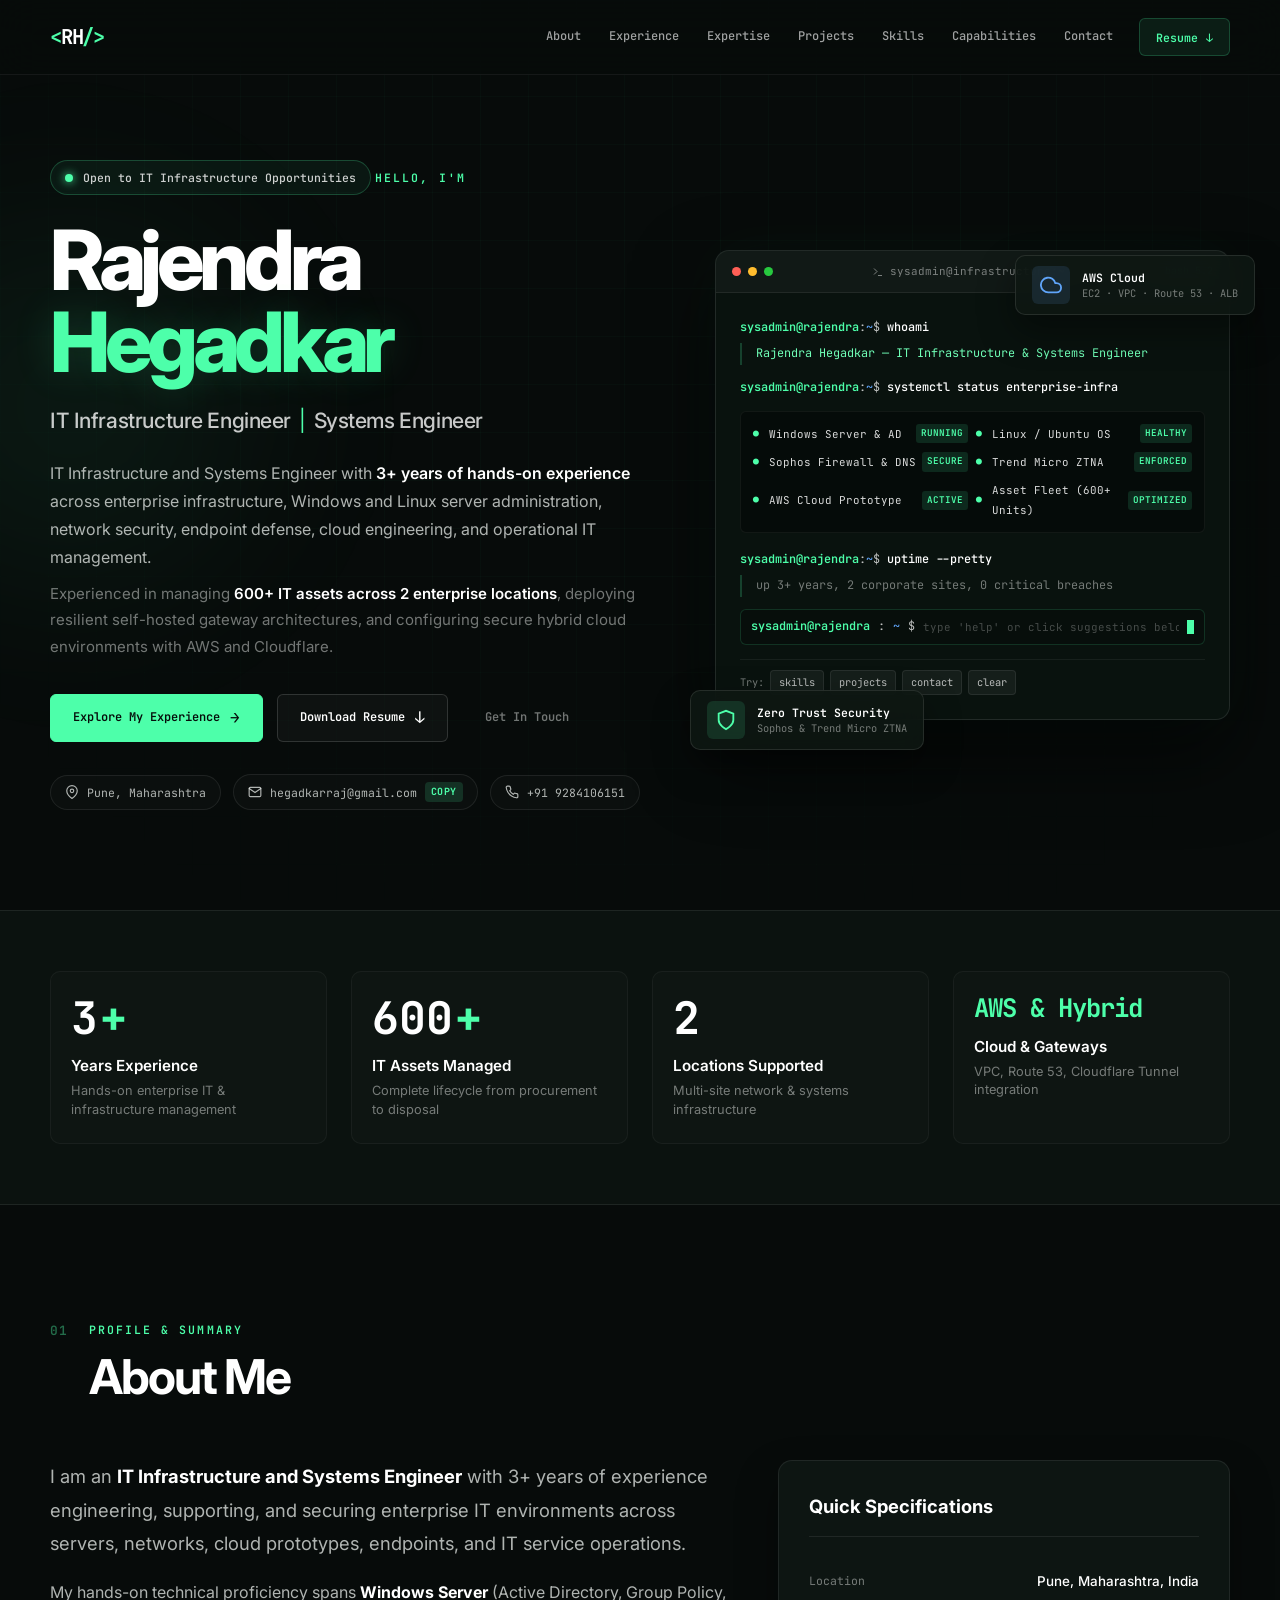
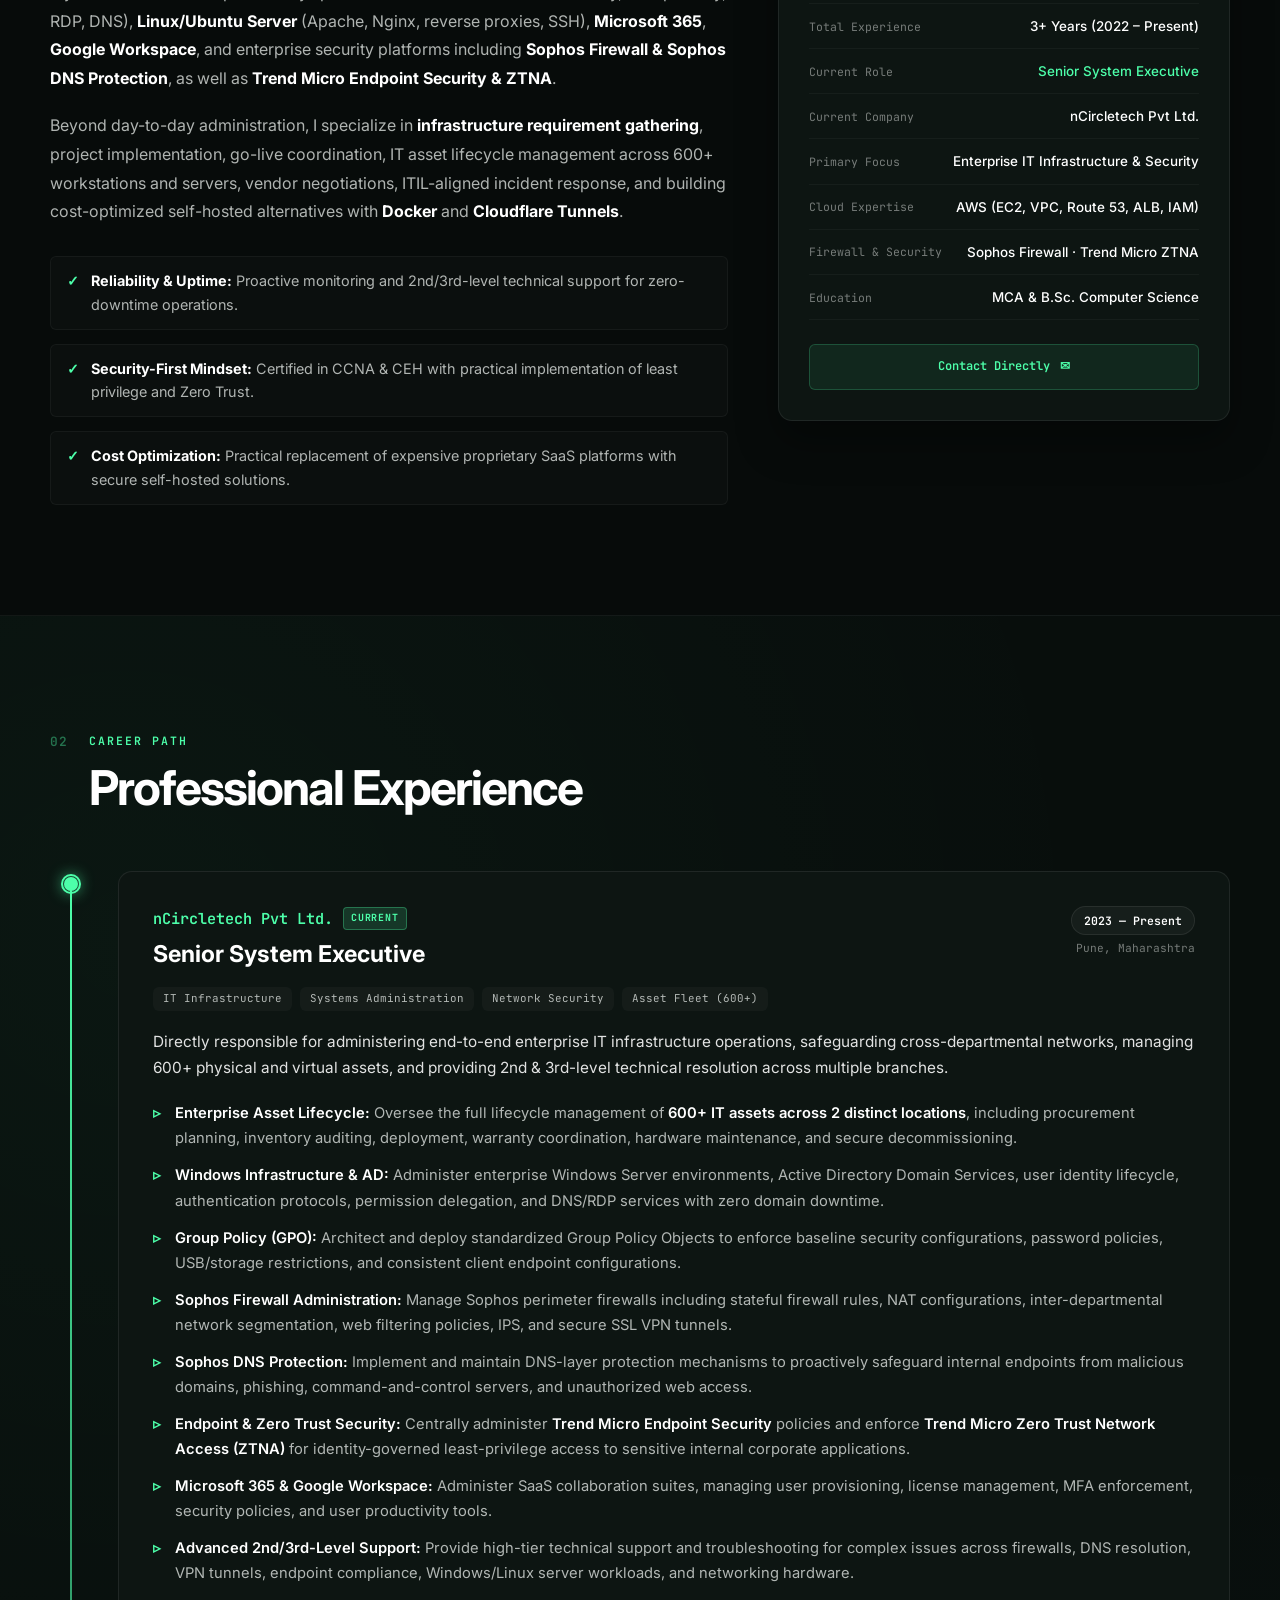
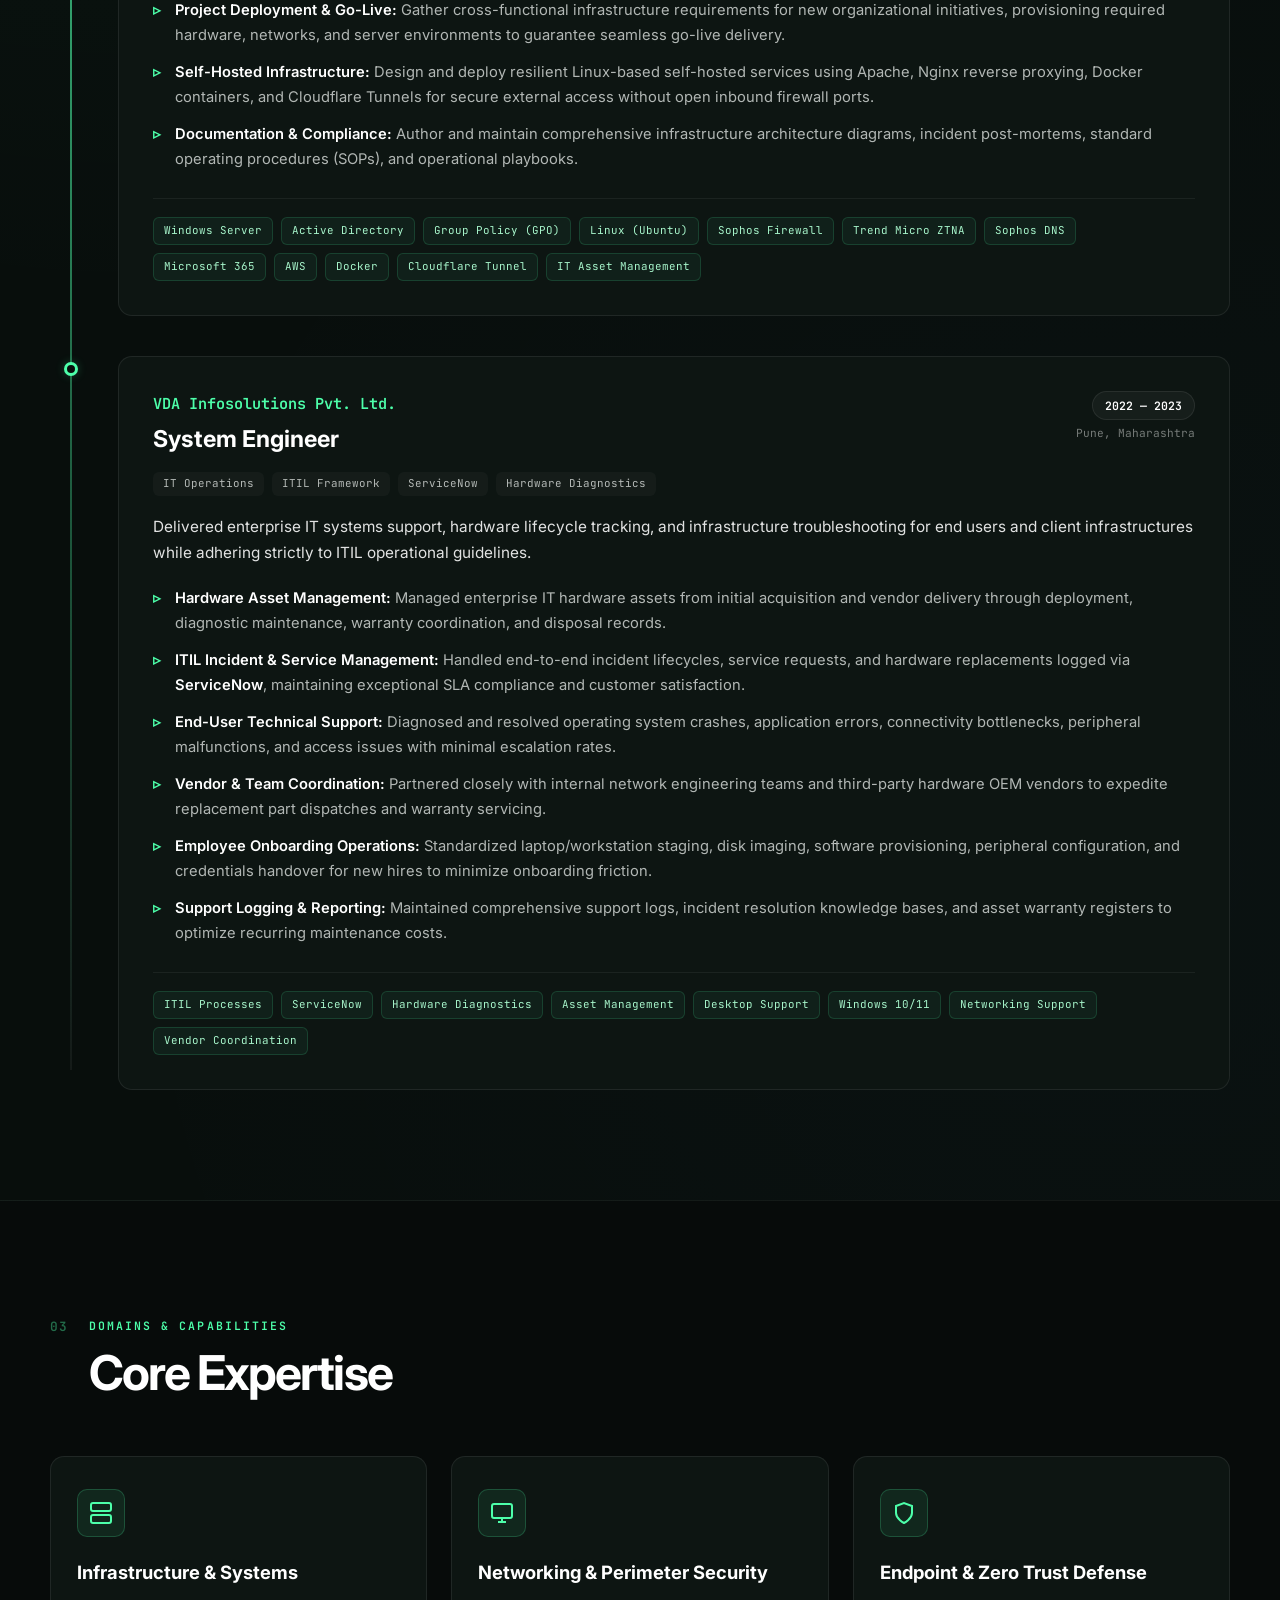
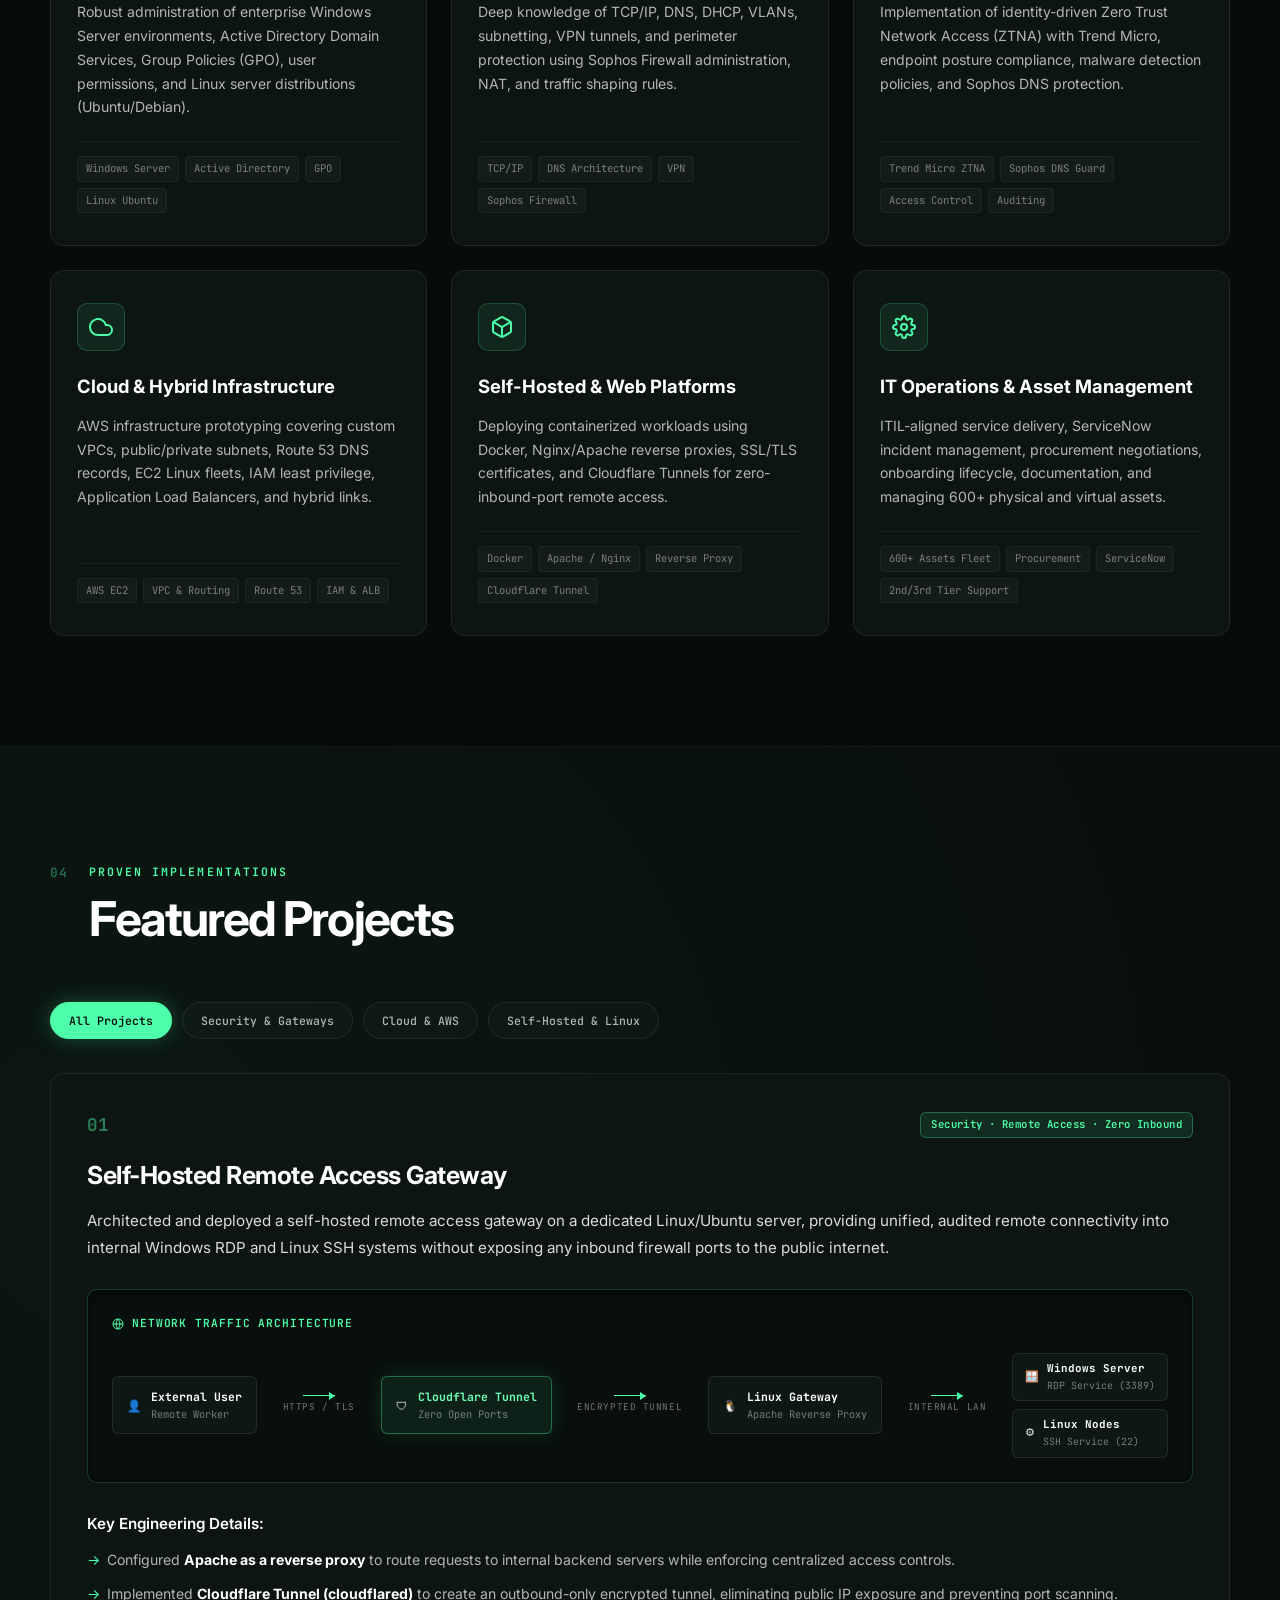
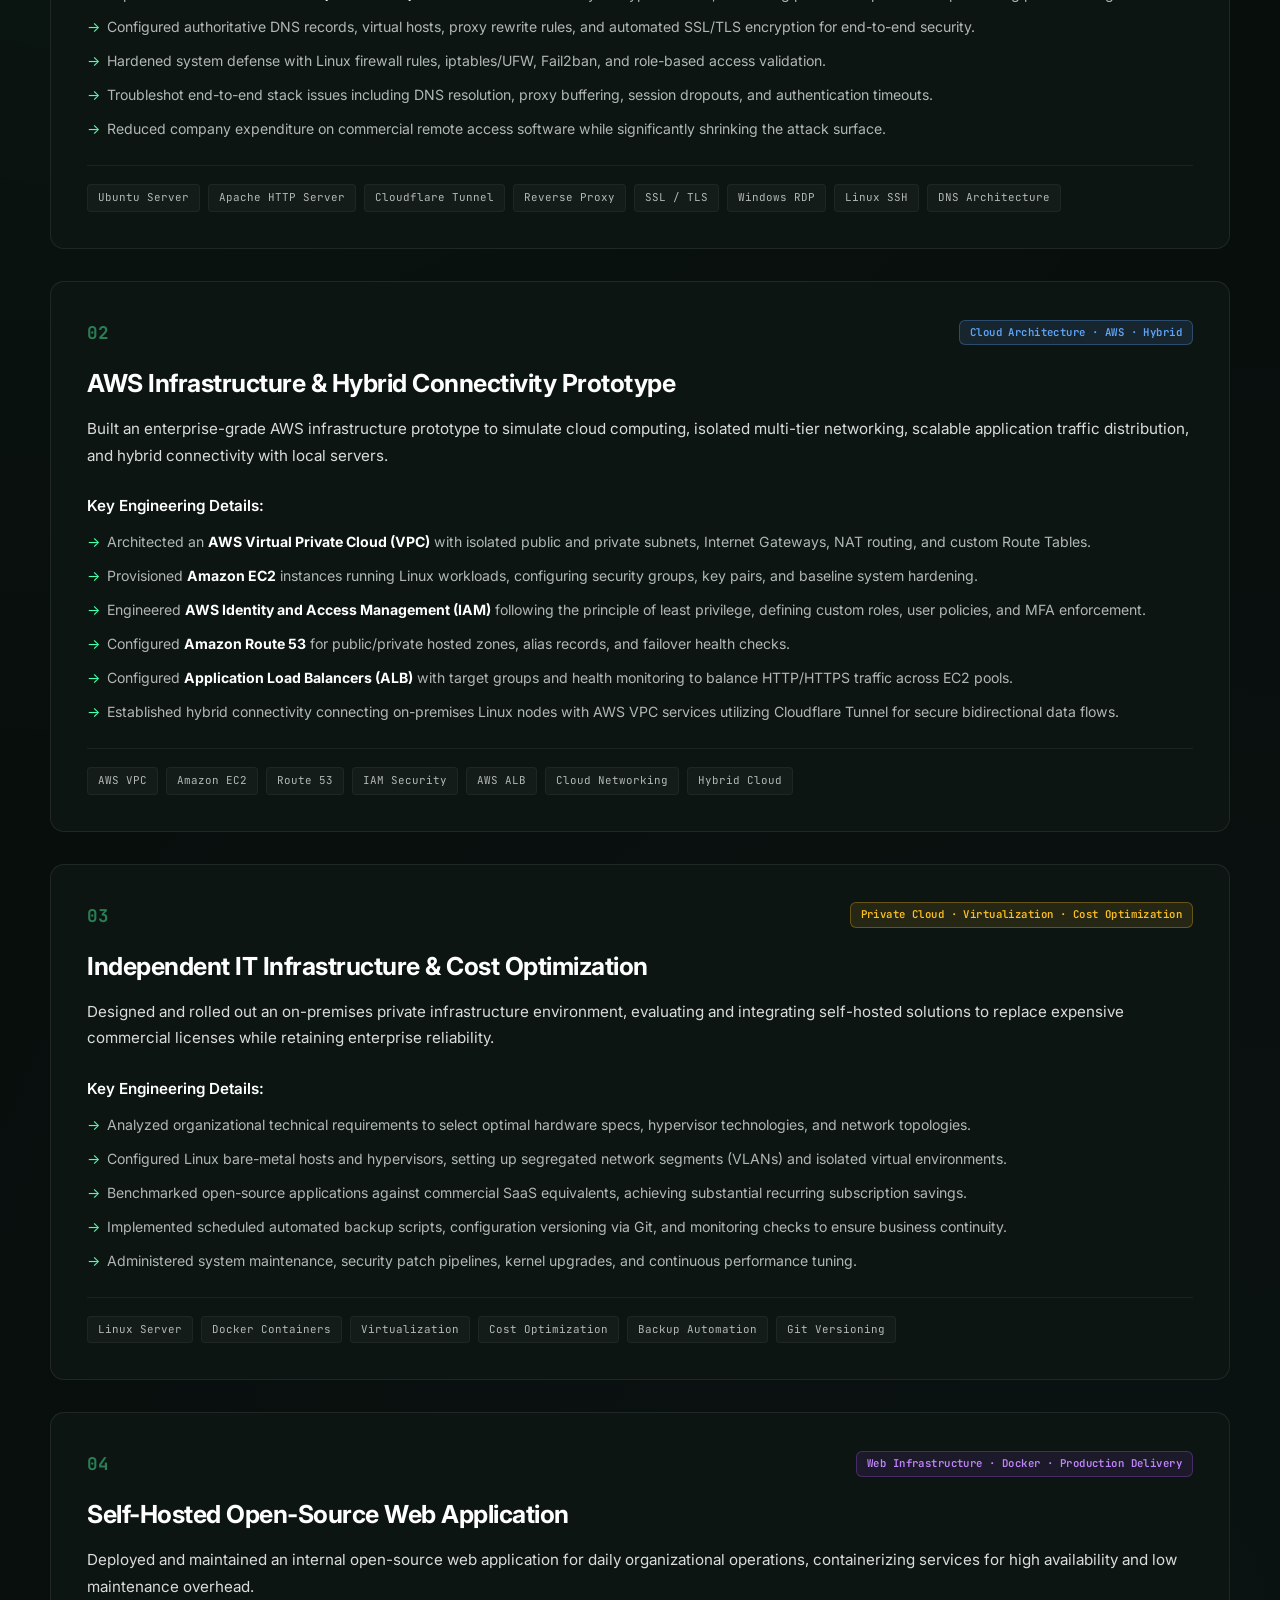
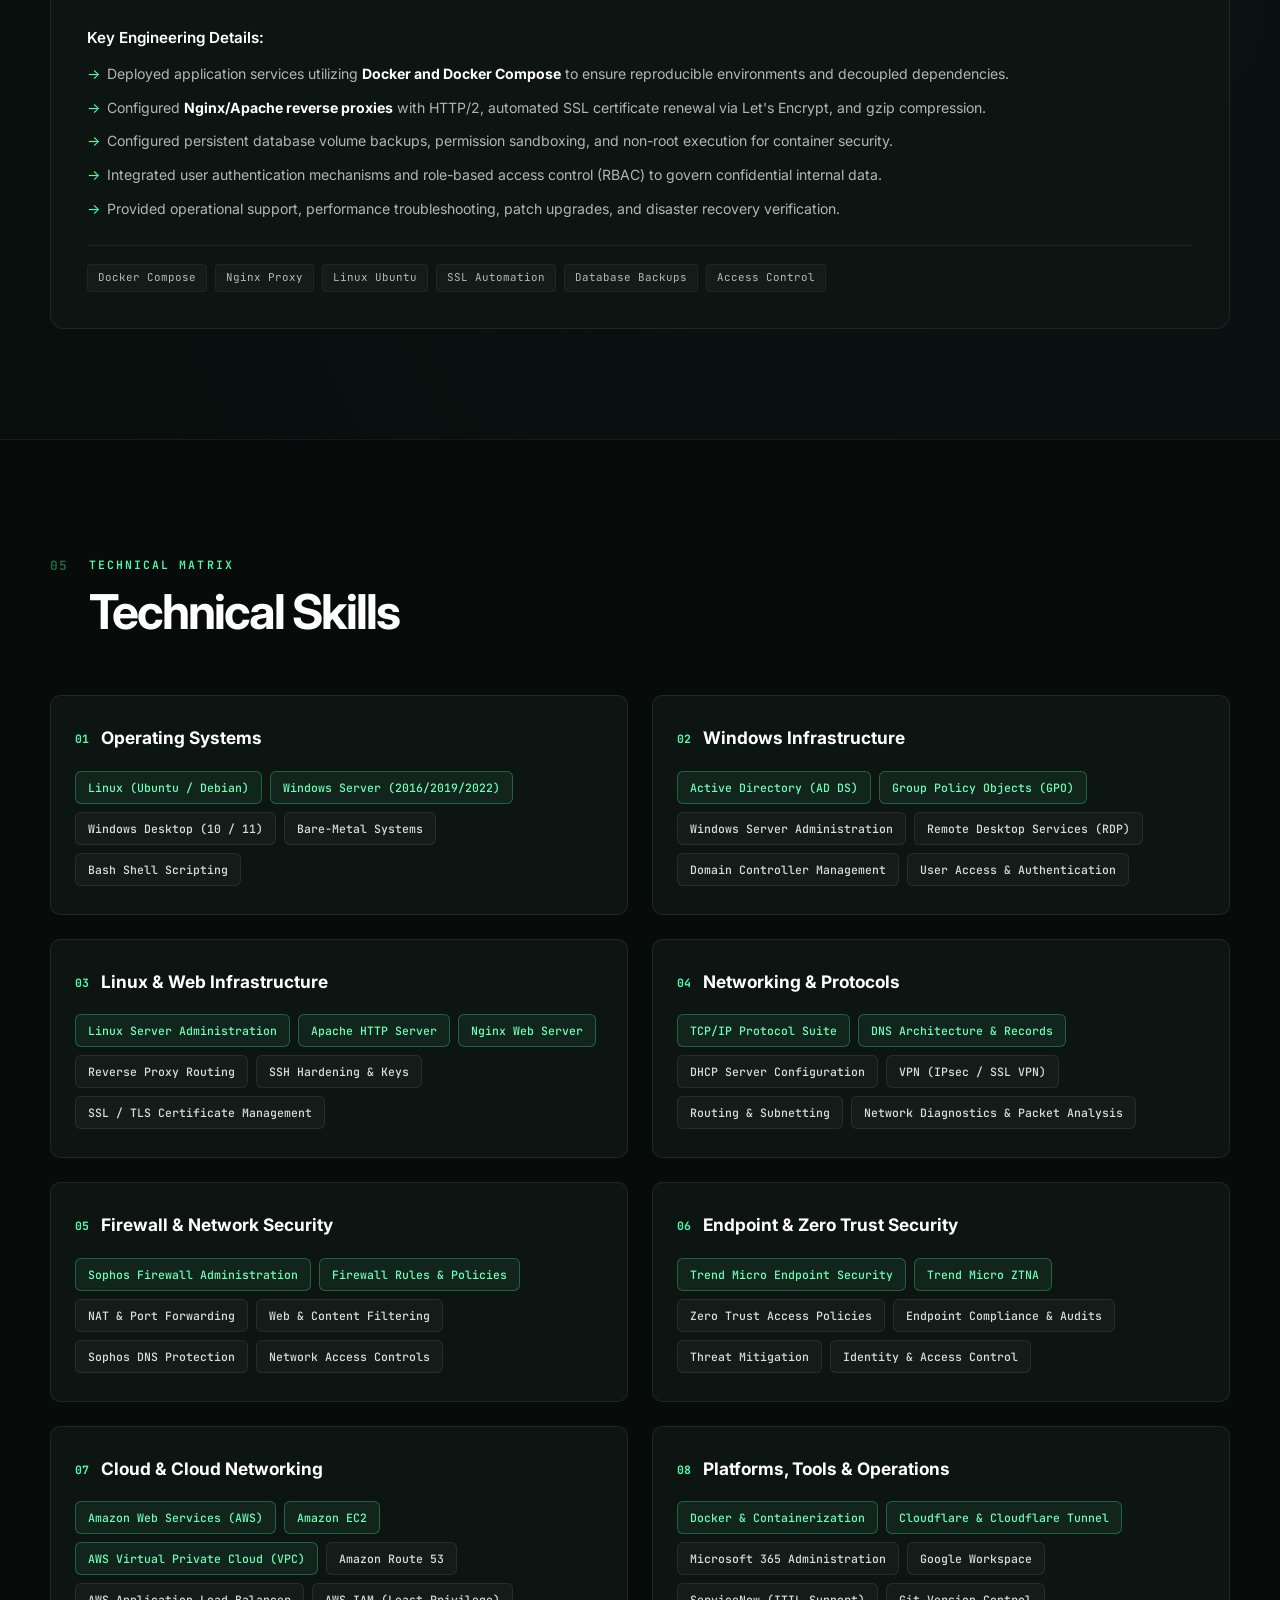
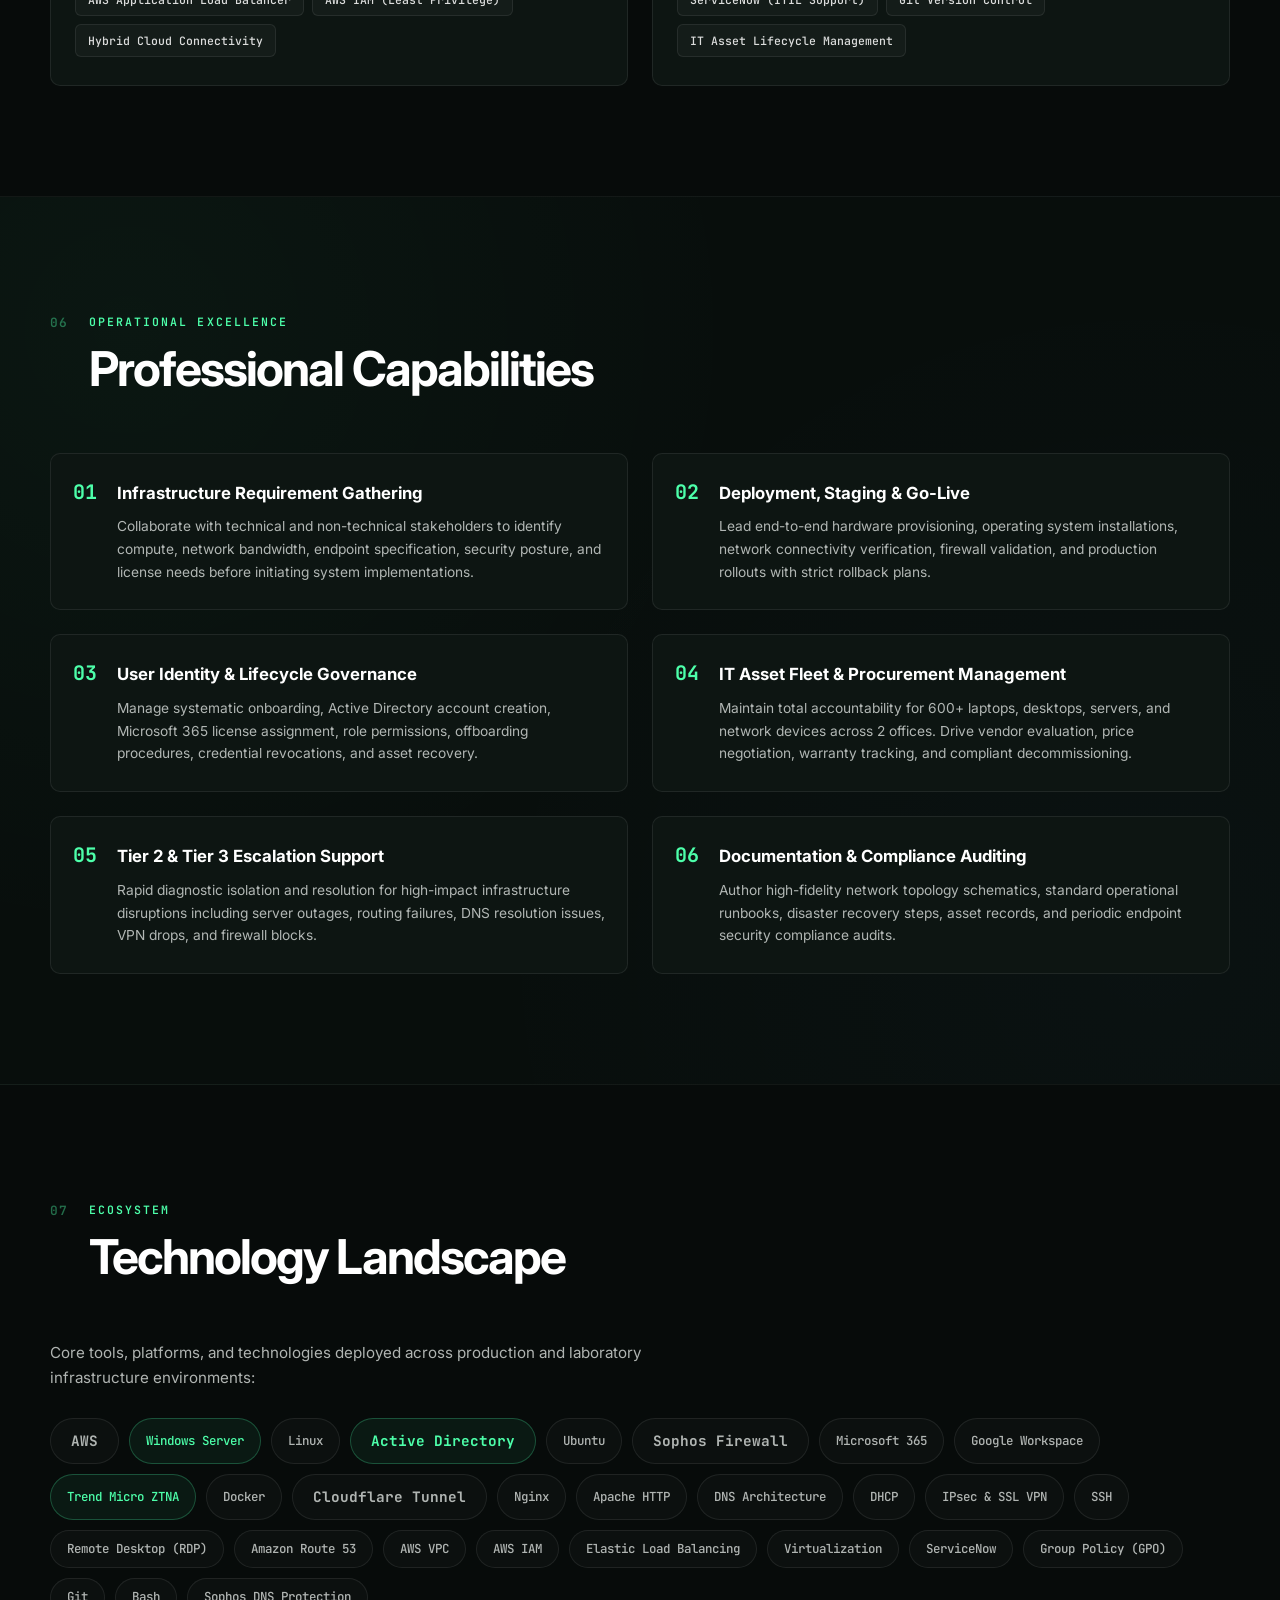
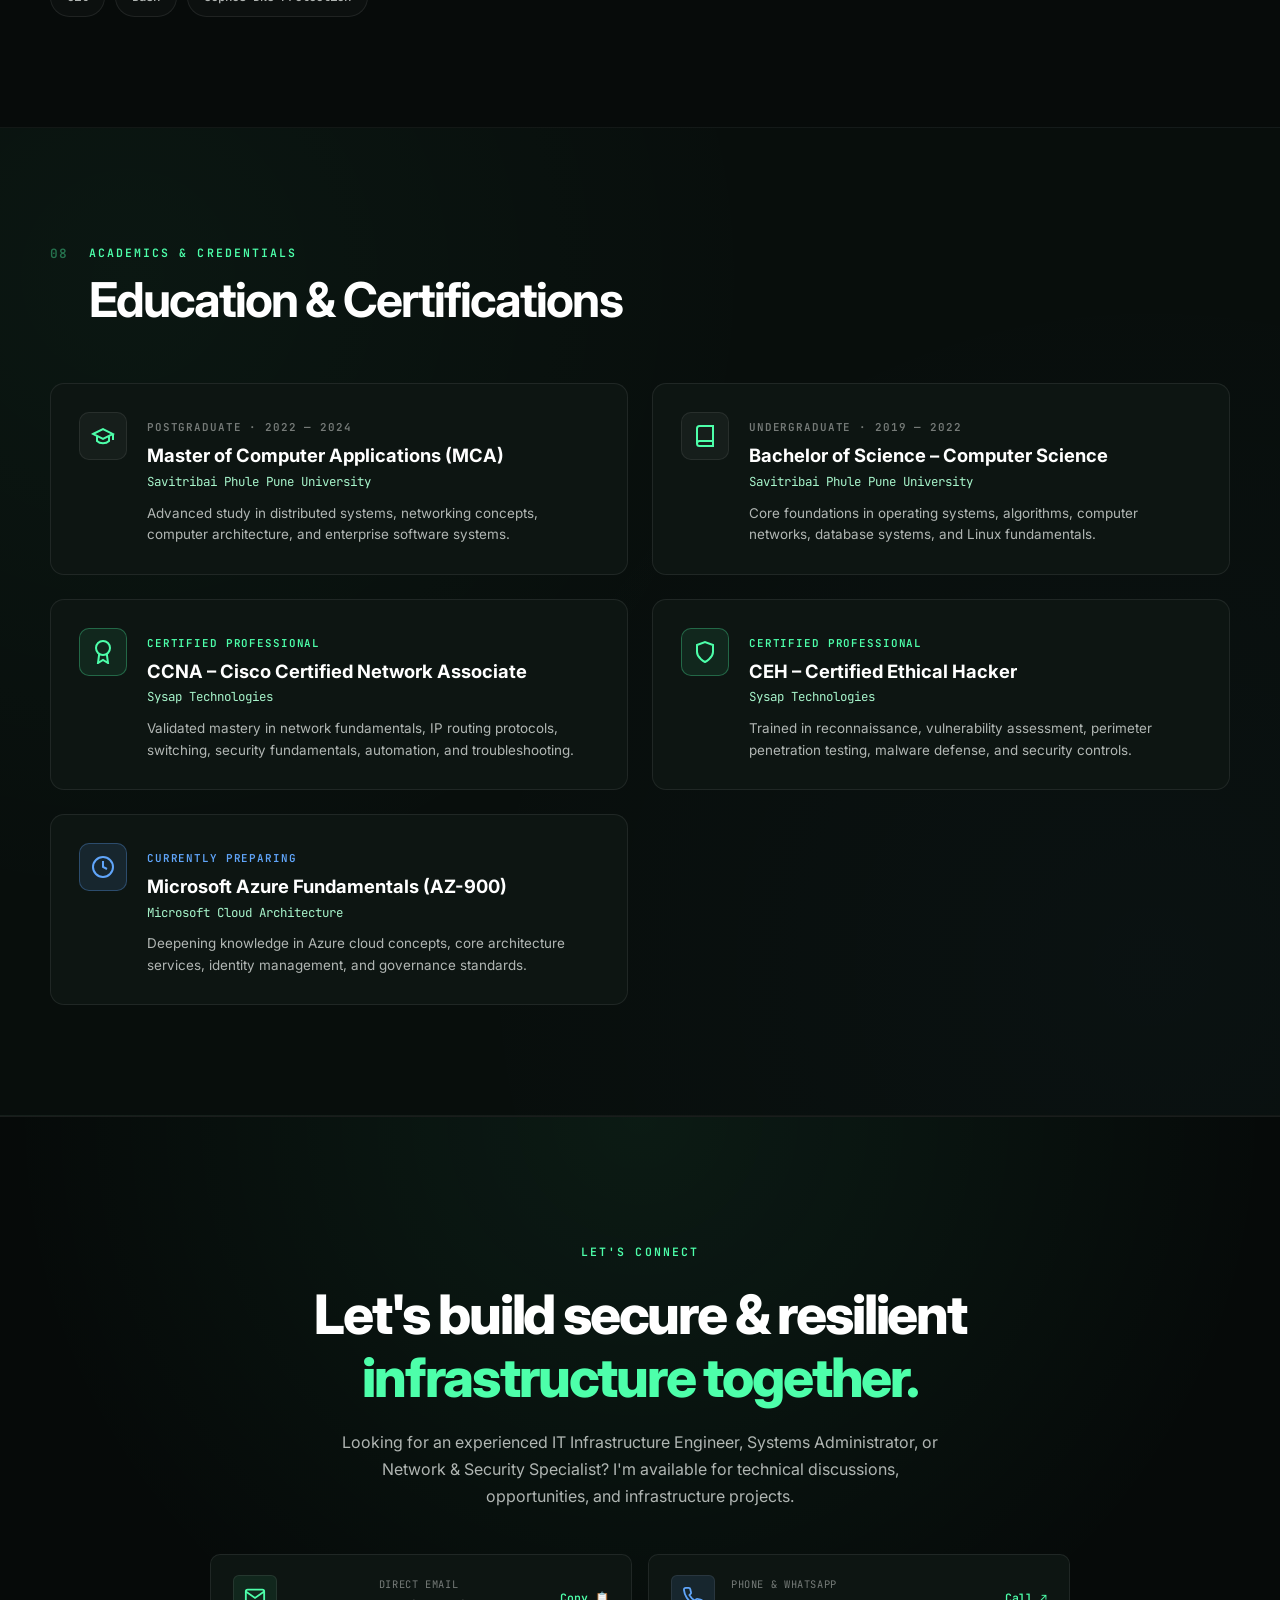
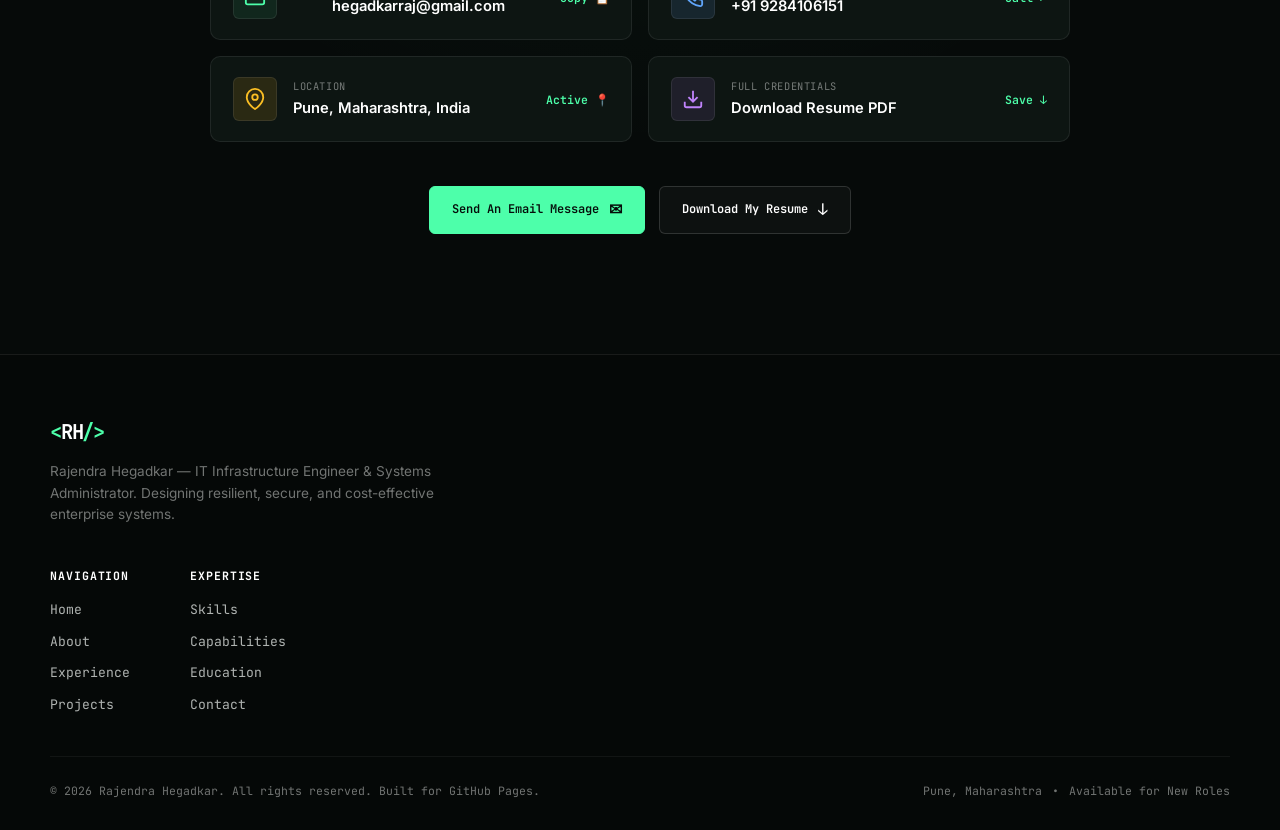
<file: index.html>
<!DOCTYPE html>
<html lang="en">
<head>
  <meta charset="UTF-8">
  <meta name="viewport" content="width=device-width, initial-scale=1.0">

  <title>Rajendra Hegadkar | IT Infrastructure & Systems Engineer</title>

  <meta
    name="description"
    content="Rajendra Hegadkar — IT Infrastructure and Systems Engineer with 3+ years of experience across enterprise infrastructure, Windows & Linux administration, network security, Sophos, Trend Micro, AWS, and IT operations."
  >

  <meta
    name="keywords"
    content="Rajendra Hegadkar, IT Infrastructure Engineer, System Engineer, Systems Administrator, AWS, Linux, Ubuntu, Windows Server, Active Directory, Sophos Firewall, Trend Micro, Cloudflare Tunnel, Docker, IT Asset Management, Pune"
  >

  <meta name="author" content="Rajendra Hegadkar">
  <meta name="theme-color" content="#070b0a">

  <!-- Open Graph / Social Meta -->
  <meta property="og:type" content="website">
  <meta property="og:title" content="Rajendra Hegadkar | IT Infrastructure & Systems Engineer">
  <meta property="og:description" content="Portfolio of Rajendra Hegadkar — 3+ years managing enterprise IT infrastructure, Windows & Linux servers, Sophos security, AWS, and 600+ assets across multiple locations.">
  <meta property="og:site_name" content="Rajendra Hegadkar Portfolio">

  <!-- Favicon -->
  <link rel="icon" type="image/svg+xml" href="data:image/svg+xml,%3Csvg xmlns='http://www.w3.org/2000/svg' viewBox='0 0 100 100'%3E%3Crect width='100' height='100' rx='20' fill='%23070b0a'/%3E%3Cpath d='M30 35 L15 50 L30 65' stroke='%234dffaa' stroke-width='8' stroke-linecap='round' stroke-linejoin='round' fill='none'/%3E%3Cpath d='M70 35 L85 50 L70 65' stroke='%234dffaa' stroke-width='8' stroke-linecap='round' stroke-linejoin='round' fill='none'/%3E%3Cpath d='M45 68 L55 32' stroke='%23ffffff' stroke-width='7' stroke-linecap='round' fill='none'/%3E%3C/svg%3E">

  <!-- Google Fonts -->
  <link rel="preconnect" href="https://fonts.googleapis.com">
  <link rel="preconnect" href="https://fonts.gstatic.com" crossorigin>
  <link
    href="https://fonts.googleapis.com/css2?family=Inter:wght@400;500;600;700;800&family=JetBrains+Mono:wght@400;500;600;700&display=swap"
    rel="stylesheet"
  >

  <!-- Stylesheet -->
  <link rel="stylesheet" href="style.css">
</head>

<body>

  <div class="background-grid" aria-hidden="true"></div>

  <!-- Toast Notification -->
  <div id="toast" class="toast" role="status" aria-live="polite">
    <span class="toast-icon">✓</span>
    <span id="toast-message">Copied to clipboard!</span>
  </div>

  <!-- ==================== NAVIGATION ==================== -->
  <header class="navbar" id="navbar">
    <div class="container nav-container">

      <a href="#home" class="logo" aria-label="Rajendra Hegadkar Homepage">
        <span class="logo-bracket">&lt;</span>RH<span class="logo-bracket">/&gt;</span>
      </a>

      <button
        class="mobile-menu-button"
        type="button"
        aria-label="Toggle navigation menu"
        aria-expanded="false"
        aria-controls="main-nav"
      >
        <span></span>
        <span></span>
        <span></span>
      </button>

      <nav class="main-nav" id="main-nav" aria-label="Main Navigation">
        <a href="#about" class="nav-link">About</a>
        <a href="#experience" class="nav-link">Experience</a>
        <a href="#expertise" class="nav-link">Expertise</a>
        <a href="#projects" class="nav-link">Projects</a>
        <a href="#skills" class="nav-link">Skills</a>
        <a href="#capabilities" class="nav-link">Capabilities</a>
        <a href="#contact" class="nav-link">Contact</a>
      </nav>

      <div class="nav-actions">
        <a
          href="Rajendra_Hegadkar_Resume.pdf"
          class="nav-button"
          download="Rajendra_Hegadkar_Resume.pdf"
          title="Download Resume PDF"
        >
          <span>Resume</span>
          <span class="btn-arrow">↓</span>
        </a>
      </div>

    </div>
  </header>


  <main>

    <!-- ==================== HERO ==================== -->
    <section class="hero" id="home">
      <div class="container hero-content">

        <div class="hero-text">

          <div class="status">
            <span class="status-dot"></span>
            <span>Open to IT Infrastructure Opportunities</span>
          </div>

          <p class="eyebrow">HELLO, I'M</p>

          <h1>
            Rajendra
            <span>Hegadkar</span>
          </h1>

          <h2>
            IT Infrastructure Engineer
            <span class="separator">|</span>
            Systems Engineer
          </h2>

          <p class="hero-description">
            IT Infrastructure and Systems Engineer with <strong>3+ years of hands-on experience</strong> across enterprise infrastructure, Windows and Linux server administration, network security, endpoint defense, cloud engineering, and operational IT management.
          </p>

          <p class="hero-description secondary-desc">
            Experienced in managing <strong>600+ IT assets across 2 enterprise locations</strong>, deploying resilient self-hosted gateway architectures, and configuring secure hybrid cloud environments with AWS and Cloudflare.
          </p>

          <div class="hero-buttons">
            <a href="#experience" class="primary-button">
              <span>Explore My Experience</span>
              <span class="btn-icon">→</span>
            </a>

            <a
              href="Rajendra_Hegadkar_Resume.pdf"
              class="secondary-button"
              download="Rajendra_Hegadkar_Resume.pdf"
            >
              <span>Download Resume</span>
              <span class="btn-icon">↓</span>
            </a>

            <a href="#contact" class="tertiary-button">
              <span>Get In Touch</span>
            </a>
          </div>

          <div class="hero-contact">
            <span class="contact-pill">
              <svg width="14" height="14" viewBox="0 0 24 24" fill="none" stroke="currentColor" stroke-width="2" stroke-linecap="round" stroke-linejoin="round"><path d="M21 10c0 7-9 13-9 13s-9-6-9-13a9 9 0 0 1 18 0z"></path><circle cx="12" cy="10" r="3"></circle></svg>
              Pune, Maharashtra
            </span>

            <button
              class="contact-pill copy-btn"
              data-copy="hegadkarraj@gmail.com"
              type="button"
              title="Click to copy email"
            >
              <svg width="14" height="14" viewBox="0 0 24 24" fill="none" stroke="currentColor" stroke-width="2" stroke-linecap="round" stroke-linejoin="round"><path d="M4 4h16c1.1 0 2 .9 2 2v12c0 1.1-.9 2-2 2H4c-1.1 0-2-.9-2-2V6c0-1.1.9-2 2-2z"></path><polyline points="22,6 12,13 2,6"></polyline></svg>
              hegadkarraj@gmail.com
              <span class="copy-badge">copy</span>
            </button>

            <a href="tel:+919284106151" class="contact-pill">
              <svg width="14" height="14" viewBox="0 0 24 24" fill="none" stroke="currentColor" stroke-width="2" stroke-linecap="round" stroke-linejoin="round"><path d="M22 16.92v3a2 2 0 0 1-2.18 2 19.79 19.79 0 0 1-8.63-3.07 19.5 19.5 0 0 1-6-6 19.79 19.79 0 0 1-3.07-8.67A2 2 0 0 1 4.11 2h3a2 2 0 0 1 2 1.72 12.84 12.84 0 0 0 .7 2.81 2 2 0 0 1-.45 2.11L8.09 9.91a16 16 0 0 0 6 6l1.27-1.27a2 2 0 0 1 2.11-.45 12.84 12.84 0 0 0 2.81.7A2 2 0 0 1 22 16.92z"></path></svg>
              +91 9284106151
            </a>
          </div>

        </div>


        <!-- TERMINAL & INTERACTIVE STATUS -->
        <div class="hero-visual">

          <div class="terminal-window">

            <div class="terminal-header">
              <div class="terminal-dots">
                <span class="dot red"></span>
                <span class="dot yellow"></span>
                <span class="dot green"></span>
              </div>

              <div class="terminal-tab">
                <svg width="12" height="12" viewBox="0 0 24 24" fill="none" stroke="currentColor" stroke-width="2"><polyline points="4 17 10 11 4 5"></polyline><line x1="12" y1="19" x2="20" y2="19"></line></svg>
                <span class="terminal-title">sysadmin@infrastructure:~</span>
              </div>

              <span class="terminal-badge">bash 5.2</span>
            </div>

            <div class="terminal-body" id="terminal-body">

              <p class="prompt-line">
                <span class="user">sysadmin@rajendra</span>:<span class="path">~</span>$ <span class="cmd">whoami</span>
              </p>
              <p class="output text-highlight">
                Rajendra Hegadkar — IT Infrastructure & Systems Engineer
              </p>

              <p class="prompt-line">
                <span class="user">sysadmin@rajendra</span>:<span class="path">~</span>$ <span class="cmd">systemctl status enterprise-infra</span>
              </p>

              <div class="system-status">
                <div class="status-item">
                  <span class="indicator active">●</span>
                  <span class="item-name">Windows Server & AD</span>
                  <span class="badge-running">RUNNING</span>
                </div>

                <div class="status-item">
                  <span class="indicator active">●</span>
                  <span class="item-name">Linux / Ubuntu OS</span>
                  <span class="badge-running">HEALTHY</span>
                </div>

                <div class="status-item">
                  <span class="indicator active">●</span>
                  <span class="item-name">Sophos Firewall & DNS</span>
                  <span class="badge-running">SECURE</span>
                </div>

                <div class="status-item">
                  <span class="indicator active">●</span>
                  <span class="item-name">Trend Micro ZTNA</span>
                  <span class="badge-running">ENFORCED</span>
                </div>

                <div class="status-item">
                  <span class="indicator active">●</span>
                  <span class="item-name">AWS Cloud Prototype</span>
                  <span class="badge-running">ACTIVE</span>
                </div>

                <div class="status-item">
                  <span class="indicator active">●</span>
                  <span class="item-name">Asset Fleet (600+ Units)</span>
                  <span class="badge-running">OPTIMIZED</span>
                </div>
              </div>

              <p class="prompt-line">
                <span class="user">sysadmin@rajendra</span>:<span class="path">~</span>$ <span class="cmd typing-effect">uptime --pretty</span>
              </p>
              <p class="output text-muted-out">
                up 3+ years, 2 corporate sites, 0 critical breaches
              </p>

              <div class="interactive-prompt">
                <span class="user">sysadmin@rajendra</span>:<span class="path">~</span>$
                <input
                  type="text"
                  id="terminal-input"
                  class="terminal-input"
                  placeholder="type 'help' or click suggestions below..."
                  autocomplete="off"
                  spellcheck="false"
                >
                <span class="cursor" aria-hidden="true"></span>
              </div>

              <div class="terminal-quick-cmds">
                <span class="quick-label">Try:</span>
                <button type="button" class="quick-cmd" data-cmd="skills">skills</button>
                <button type="button" class="quick-cmd" data-cmd="projects">projects</button>
                <button type="button" class="quick-cmd" data-cmd="contact">contact</button>
                <button type="button" class="quick-cmd" data-cmd="clear">clear</button>
              </div>

            </div>
          </div>


          <!-- FLOATING INFRASTRUCTURE BADGES -->
          <div class="floating-card card-one" title="AWS Cloud Infrastructure">
            <div class="floating-icon cloud">
              <svg width="22" height="22" viewBox="0 0 24 24" fill="none" stroke="currentColor" stroke-width="2"><path d="M18 10h-1.26A8 8 0 1 0 9 20h9a5 5 0 0 0 0-10z"></path></svg>
            </div>
            <div>
              <strong>AWS Cloud</strong>
              <small>EC2 · VPC · Route 53 · ALB</small>
            </div>
          </div>

          <div class="floating-card card-two" title="Network & Endpoint Defense">
            <div class="floating-icon shield">
              <svg width="22" height="22" viewBox="0 0 24 24" fill="none" stroke="currentColor" stroke-width="2"><path d="M12 22s8-4 8-10V5l-8-3-8 3v7c0 6 8 10 8 10z"></path></svg>
            </div>
            <div>
              <strong>Zero Trust Security</strong>
              <small>Sophos & Trend Micro ZTNA</small>
            </div>
          </div>

        </div>

      </div>
    </section>


    <!-- ==================== STATS ==================== -->
    <section class="stats" aria-label="Key Highlights and Statistics">
      <div class="container stats-grid">

        <div class="stat-card">
          <div class="stat-number">
            <span class="counter" data-target="3">3</span><span class="stat-plus">+</span>
          </div>
          <span class="stat-title">Years Experience</span>
          <p class="stat-desc">Hands-on enterprise IT & infrastructure management</p>
        </div>

        <div class="stat-card">
          <div class="stat-number">
            <span class="counter" data-target="600">600</span><span class="stat-plus">+</span>
          </div>
          <span class="stat-title">IT Assets Managed</span>
          <p class="stat-desc">Complete lifecycle from procurement to disposal</p>
        </div>

        <div class="stat-card">
          <div class="stat-number">
            <span class="counter" data-target="2">2</span>
          </div>
          <span class="stat-title">Locations Supported</span>
          <p class="stat-desc">Multi-site network & systems infrastructure</p>
        </div>

        <div class="stat-card">
          <div class="stat-number">
            <span class="stat-badge-text">AWS & Hybrid</span>
          </div>
          <span class="stat-title">Cloud & Gateways</span>
          <p class="stat-desc">VPC, Route 53, Cloudflare Tunnel integration</p>
        </div>

      </div>
    </section>


    <!-- ==================== ABOUT ==================== -->
    <section class="section" id="about">
      <div class="container">

        <div class="section-heading">
          <span class="section-number">01</span>
          <div>
            <p class="eyebrow">PROFILE & SUMMARY</p>
            <h2>About Me</h2>
          </div>
        </div>

        <div class="about-grid">

          <div class="about-text">
            <p class="lead-text">
              I am an <strong>IT Infrastructure and Systems Engineer</strong> with 3+ years of experience engineering, supporting, and securing enterprise IT environments across servers, networks, cloud prototypes, endpoints, and IT service operations.
            </p>

            <p>
              My hands-on technical proficiency spans <strong>Windows Server</strong> (Active Directory, Group Policy, RDP, DNS), <strong>Linux/Ubuntu Server</strong> (Apache, Nginx, reverse proxies, SSH), <strong>Microsoft 365</strong>, <strong>Google Workspace</strong>, and enterprise security platforms including <strong>Sophos Firewall & Sophos DNS Protection</strong>, as well as <strong>Trend Micro Endpoint Security & ZTNA</strong>.
            </p>

            <p>
              Beyond day-to-day administration, I specialize in <strong>infrastructure requirement gathering</strong>, project implementation, go-live coordination, IT asset lifecycle management across 600+ workstations and servers, vendor negotiations, ITIL-aligned incident response, and building cost-optimized self-hosted alternatives with <strong>Docker</strong> and <strong>Cloudflare Tunnels</strong>.
            </p>

            <div class="about-highlights">
              <div class="highlight-item">
                <span class="check-icon">✓</span>
                <span><strong>Reliability & Uptime:</strong> Proactive monitoring and 2nd/3rd-level technical support for zero-downtime operations.</span>
              </div>
              <div class="highlight-item">
                <span class="check-icon">✓</span>
                <span><strong>Security-First Mindset:</strong> Certified in CCNA & CEH with practical implementation of least privilege and Zero Trust.</span>
              </div>
              <div class="highlight-item">
                <span class="check-icon">✓</span>
                <span><strong>Cost Optimization:</strong> Practical replacement of expensive proprietary SaaS platforms with secure self-hosted solutions.</span>
              </div>
            </div>
          </div>

          <div class="about-panel">
            <h3 class="panel-title">Quick Specifications</h3>

            <div class="panel-line">
              <span class="spec-label">Location</span>
              <strong class="spec-value">Pune, Maharashtra, India</strong>
            </div>

            <div class="panel-line">
              <span class="spec-label">Total Experience</span>
              <strong class="spec-value">3+ Years (2022 – Present)</strong>
            </div>

            <div class="panel-line">
              <span class="spec-label">Current Role</span>
              <strong class="spec-value highlight-green">Senior System Executive</strong>
            </div>

            <div class="panel-line">
              <span class="spec-label">Current Company</span>
              <strong class="spec-value">nCircletech Pvt Ltd.</strong>
            </div>

            <div class="panel-line">
              <span class="spec-label">Primary Focus</span>
              <strong class="spec-value">Enterprise IT Infrastructure & Security</strong>
            </div>

            <div class="panel-line">
              <span class="spec-label">Cloud Expertise</span>
              <strong class="spec-value">AWS (EC2, VPC, Route 53, ALB, IAM)</strong>
            </div>

            <div class="panel-line">
              <span class="spec-label">Firewall & Security</span>
              <strong class="spec-value">Sophos Firewall · Trend Micro ZTNA</strong>
            </div>

            <div class="panel-line">
              <span class="spec-label">Education</span>
              <strong class="spec-value">MCA & B.Sc. Computer Science</strong>
            </div>

            <div class="panel-cta">
              <a href="mailto:hegadkarraj@gmail.com" class="panel-button">
                <span>Contact Directly</span>
                <span>✉</span>
              </a>
            </div>

          </div>

        </div>

      </div>
    </section>


    <!-- ==================== EXPERIENCE ==================== -->
    <section class="section dark-section" id="experience">
      <div class="container">

        <div class="section-heading">
          <span class="section-number">02</span>
          <div>
            <p class="eyebrow">CAREER PATH</p>
            <h2>Professional Experience</h2>
          </div>
        </div>

        <div class="timeline">

          <!-- ROLE 1: nCircletech -->
          <article class="timeline-item current-job">

            <div class="timeline-marker">
              <span class="pulse-ring"></span>
              <span class="marker-dot"></span>
            </div>

            <div class="timeline-content">

              <div class="experience-header">
                <div>
                  <div class="company-badge-wrap">
                    <p class="experience-company">nCircletech Pvt Ltd.</p>
                    <span class="current-tag">CURRENT</span>
                  </div>
                  <h3>Senior System Executive</h3>
                </div>

                <div class="experience-date-box">
                  <span class="experience-date">2023 — Present</span>
                  <small class="location-sub">Pune, Maharashtra</small>
                </div>
              </div>

              <div class="experience-meta">
                <span class="meta-tag">IT Infrastructure</span>
                <span class="meta-tag">Systems Administration</span>
                <span class="meta-tag">Network Security</span>
                <span class="meta-tag">Asset Fleet (600+)</span>
              </div>

              <p class="experience-summary">
                Directly responsible for administering end-to-end enterprise IT infrastructure operations, safeguarding cross-departmental networks, managing 600+ physical and virtual assets, and providing 2nd & 3rd-level technical resolution across multiple branches.
              </p>

              <ul class="experience-list">
                <li>
                  <strong>Enterprise Asset Lifecycle:</strong> Oversee the full lifecycle management of <strong>600+ IT assets across 2 distinct locations</strong>, including procurement planning, inventory auditing, deployment, warranty coordination, hardware maintenance, and secure decommissioning.
                </li>
                <li>
                  <strong>Windows Infrastructure & AD:</strong> Administer enterprise Windows Server environments, Active Directory Domain Services, user identity lifecycle, authentication protocols, permission delegation, and DNS/RDP services with zero domain downtime.
                </li>
                <li>
                  <strong>Group Policy (GPO):</strong> Architect and deploy standardized Group Policy Objects to enforce baseline security configurations, password policies, USB/storage restrictions, and consistent client endpoint configurations.
                </li>
                <li>
                  <strong>Sophos Firewall Administration:</strong> Manage Sophos perimeter firewalls including stateful firewall rules, NAT configurations, inter-departmental network segmentation, web filtering policies, IPS, and secure SSL VPN tunnels.
                </li>
                <li>
                  <strong>Sophos DNS Protection:</strong> Implement and maintain DNS-layer protection mechanisms to proactively safeguard internal endpoints from malicious domains, phishing, command-and-control servers, and unauthorized web access.
                </li>
                <li>
                  <strong>Endpoint & Zero Trust Security:</strong> Centrally administer <strong>Trend Micro Endpoint Security</strong> policies and enforce <strong>Trend Micro Zero Trust Network Access (ZTNA)</strong> for identity-governed least-privilege access to sensitive internal corporate applications.
                </li>
                <li>
                  <strong>Microsoft 365 & Google Workspace:</strong> Administer SaaS collaboration suites, managing user provisioning, license management, MFA enforcement, security policies, and user productivity tools.
                </li>
                <li>
                  <strong>Advanced 2nd/3rd-Level Support:</strong> Provide high-tier technical support and troubleshooting for complex issues across firewalls, DNS resolution, VPN tunnels, endpoint compliance, Windows/Linux server workloads, and networking hardware.
                </li>
                <li>
                  <strong>Project Deployment & Go-Live:</strong> Gather cross-functional infrastructure requirements for new organizational initiatives, provisioning required hardware, networks, and server environments to guarantee seamless go-live delivery.
                </li>
                <li>
                  <strong>Self-Hosted Infrastructure:</strong> Design and deploy resilient Linux-based self-hosted services using Apache, Nginx reverse proxying, Docker containers, and Cloudflare Tunnels for secure external access without open inbound firewall ports.
                </li>
                <li>
                  <strong>Documentation & Compliance:</strong> Author and maintain comprehensive infrastructure architecture diagrams, incident post-mortems, standard operating procedures (SOPs), and operational playbooks.
                </li>
              </ul>

              <div class="experience-tags">
                <span>Windows Server</span>
                <span>Active Directory</span>
                <span>Group Policy (GPO)</span>
                <span>Linux (Ubuntu)</span>
                <span>Sophos Firewall</span>
                <span>Trend Micro ZTNA</span>
                <span>Sophos DNS</span>
                <span>Microsoft 365</span>
                <span>AWS</span>
                <span>Docker</span>
                <span>Cloudflare Tunnel</span>
                <span>IT Asset Management</span>
              </div>

            </div>
          </article>


          <!-- ROLE 2: VDA Infosolutions -->
          <article class="timeline-item">

            <div class="timeline-marker">
              <span class="marker-dot"></span>
            </div>

            <div class="timeline-content">

              <div class="experience-header">
                <div>
                  <p class="experience-company">VDA Infosolutions Pvt. Ltd.</p>
                  <h3>System Engineer</h3>
                </div>

                <div class="experience-date-box">
                  <span class="experience-date">2022 — 2023</span>
                  <small class="location-sub">Pune, Maharashtra</small>
                </div>
              </div>

              <div class="experience-meta">
                <span class="meta-tag">IT Operations</span>
                <span class="meta-tag">ITIL Framework</span>
                <span class="meta-tag">ServiceNow</span>
                <span class="meta-tag">Hardware Diagnostics</span>
              </div>

              <p class="experience-summary">
                Delivered enterprise IT systems support, hardware lifecycle tracking, and infrastructure troubleshooting for end users and client infrastructures while adhering strictly to ITIL operational guidelines.
              </p>

              <ul class="experience-list">
                <li>
                  <strong>Hardware Asset Management:</strong> Managed enterprise IT hardware assets from initial acquisition and vendor delivery through deployment, diagnostic maintenance, warranty coordination, and disposal records.
                </li>
                <li>
                  <strong>ITIL Incident & Service Management:</strong> Handled end-to-end incident lifecycles, service requests, and hardware replacements logged via <strong>ServiceNow</strong>, maintaining exceptional SLA compliance and customer satisfaction.
                </li>
                <li>
                  <strong>End-User Technical Support:</strong> Diagnosed and resolved operating system crashes, application errors, connectivity bottlenecks, peripheral malfunctions, and access issues with minimal escalation rates.
                </li>
                <li>
                  <strong>Vendor & Team Coordination:</strong> Partnered closely with internal network engineering teams and third-party hardware OEM vendors to expedite replacement part dispatches and warranty servicing.
                </li>
                <li>
                  <strong>Employee Onboarding Operations:</strong> Standardized laptop/workstation staging, disk imaging, software provisioning, peripheral configuration, and credentials handover for new hires to minimize onboarding friction.
                </li>
                <li>
                  <strong>Support Logging & Reporting:</strong> Maintained comprehensive support logs, incident resolution knowledge bases, and asset warranty registers to optimize recurring maintenance costs.
                </li>
              </ul>

              <div class="experience-tags">
                <span>ITIL Processes</span>
                <span>ServiceNow</span>
                <span>Hardware Diagnostics</span>
                <span>Asset Management</span>
                <span>Desktop Support</span>
                <span>Windows 10/11</span>
                <span>Networking Support</span>
                <span>Vendor Coordination</span>
              </div>

            </div>
          </article>

        </div>

      </div>
    </section>


    <!-- ==================== CORE EXPERTISE ==================== -->
    <section class="section" id="expertise">
      <div class="container">

        <div class="section-heading">
          <span class="section-number">03</span>
          <div>
            <p class="eyebrow">DOMAINS & CAPABILITIES</p>
            <h2>Core Expertise</h2>
          </div>
        </div>

        <div class="expertise-grid">

          <article class="expertise-card">
            <div class="card-icon">
              <svg width="24" height="24" viewBox="0 0 24 24" fill="none" stroke="currentColor" stroke-width="2"><rect x="2" y="2" width="20" height="8" rx="2" ry="2"></rect><rect x="2" y="14" width="20" height="8" rx="2" ry="2"></rect><line x1="6" y1="6" x2="6.01" y2="6"></line><line x1="6" y1="18" x2="6.01" y2="18"></line></svg>
            </div>
            <h3>Infrastructure & Systems</h3>
            <p>
              Robust administration of enterprise Windows Server environments, Active Directory Domain Services, Group Policies (GPO), user permissions, and Linux server distributions (Ubuntu/Debian).
            </p>
            <div class="card-tags">
              <span>Windows Server</span>
              <span>Active Directory</span>
              <span>GPO</span>
              <span>Linux Ubuntu</span>
            </div>
          </article>


          <article class="expertise-card">
            <div class="card-icon">
              <svg width="24" height="24" viewBox="0 0 24 24" fill="none" stroke="currentColor" stroke-width="2"><rect x="2" y="3" width="20" height="14" rx="2" ry="2"></rect><line x1="8" y1="21" x2="16" y2="21"></line><line x1="12" y1="17" x2="12" y2="21"></line></svg>
            </div>
            <h3>Networking & Perimeter Security</h3>
            <p>
              Deep knowledge of TCP/IP, DNS, DHCP, VLANs, subnetting, VPN tunnels, and perimeter protection using Sophos Firewall administration, NAT, and traffic shaping rules.
            </p>
            <div class="card-tags">
              <span>TCP/IP</span>
              <span>DNS Architecture</span>
              <span>VPN</span>
              <span>Sophos Firewall</span>
            </div>
          </article>


          <article class="expertise-card">
            <div class="card-icon">
              <svg width="24" height="24" viewBox="0 0 24 24" fill="none" stroke="currentColor" stroke-width="2"><path d="M12 22s8-4 8-10V5l-8-3-8 3v7c0 6 8 10 8 10z"></path></svg>
            </div>
            <h3>Endpoint & Zero Trust Defense</h3>
            <p>
              Implementation of identity-driven Zero Trust Network Access (ZTNA) with Trend Micro, endpoint posture compliance, malware detection policies, and Sophos DNS protection.
            </p>
            <div class="card-tags">
              <span>Trend Micro ZTNA</span>
              <span>Sophos DNS Guard</span>
              <span>Access Control</span>
              <span>Auditing</span>
            </div>
          </article>


          <article class="expertise-card">
            <div class="card-icon">
              <svg width="24" height="24" viewBox="0 0 24 24" fill="none" stroke="currentColor" stroke-width="2"><path d="M18 10h-1.26A8 8 0 1 0 9 20h9a5 5 0 0 0 0-10z"></path></svg>
            </div>
            <h3>Cloud & Hybrid Infrastructure</h3>
            <p>
              AWS infrastructure prototyping covering custom VPCs, public/private subnets, Route 53 DNS records, EC2 Linux fleets, IAM least privilege, Application Load Balancers, and hybrid links.
            </p>
            <div class="card-tags">
              <span>AWS EC2</span>
              <span>VPC & Routing</span>
              <span>Route 53</span>
              <span>IAM & ALB</span>
            </div>
          </article>


          <article class="expertise-card">
            <div class="card-icon">
              <svg width="24" height="24" viewBox="0 0 24 24" fill="none" stroke="currentColor" stroke-width="2"><path d="M21 16V8a2 2 0 0 0-1-1.73l-7-4a2 2 0 0 0-2 0l-7 4A2 2 0 0 0 3 8v8a2 2 0 0 0 1 1.73l7 4a2 2 0 0 0 2 0l7-4A2 2 0 0 0 21 16z"></path><polyline points="3.27 6.96 12 12.01 20.73 6.96"></polyline><line x1="12" y1="22.08" x2="12" y2="12"></line></svg>
            </div>
            <h3>Self-Hosted & Web Platforms</h3>
            <p>
              Deploying containerized workloads using Docker, Nginx/Apache reverse proxies, SSL/TLS certificates, and Cloudflare Tunnels for zero-inbound-port remote access.
            </p>
            <div class="card-tags">
              <span>Docker</span>
              <span>Apache / Nginx</span>
              <span>Reverse Proxy</span>
              <span>Cloudflare Tunnel</span>
            </div>
          </article>


          <article class="expertise-card">
            <div class="card-icon">
              <svg width="24" height="24" viewBox="0 0 24 24" fill="none" stroke="currentColor" stroke-width="2"><circle cx="12" cy="12" r="3"></circle><path d="M19.4 15a1.65 1.65 0 0 0 .33 1.82l.06.06a2 2 0 0 1 0 2.83 2 2 0 0 1-2.83 0l-.06-.06a1.65 1.65 0 0 0-1.82-.33 1.65 1.65 0 0 0-1 1.51V21a2 2 0 0 1-2 2 2 2 0 0 1-2-2v-.09A1.65 1.65 0 0 0 9 19.4a1.65 1.65 0 0 0-1.82.33l-.06.06a2 2 0 0 1-2.83 0 2 2 0 0 1 0-2.83l.06-.06a1.65 1.65 0 0 0 .33-1.82 1.65 1.65 0 0 0-1.51-1H3a2 2 0 0 1-2-2 2 2 0 0 1 2-2h.09A1.65 1.65 0 0 0 4.6 9a1.65 1.65 0 0 0-.33-1.82l-.06-.06a2 2 0 0 1 0-2.83 2 2 0 0 1 2.83 0l.06.06a1.65 1.65 0 0 0 1.82.33H9a1.65 1.65 0 0 0 1-1.51V3a2 2 0 0 1 2-2 2 2 0 0 1 2 2v.09a1.65 1.65 0 0 0 1 1.51 1.65 1.65 0 0 0 1.82-.33l.06-.06a2 2 0 0 1 2.83 0 2 2 0 0 1 0 2.83l-.06.06a1.65 1.65 0 0 0-.33 1.82V9a1.65 1.65 0 0 0 1.51 1H21a2 2 0 0 1 2 2 2 2 0 0 1-2 2h-.09a1.65 1.65 0 0 0-1.51 1z"></path></svg>
            </div>
            <h3>IT Operations & Asset Management</h3>
            <p>
              ITIL-aligned service delivery, ServiceNow incident management, procurement negotiations, onboarding lifecycle, documentation, and managing 600+ physical and virtual assets.
            </p>
            <div class="card-tags">
              <span>600+ Assets Fleet</span>
              <span>Procurement</span>
              <span>ServiceNow</span>
              <span>2nd/3rd Tier Support</span>
            </div>
          </article>

        </div>

      </div>
    </section>


    <!-- ==================== FEATURED PROJECTS ==================== -->
    <section class="section dark-section" id="projects">
      <div class="container">

        <div class="section-heading">
          <span class="section-number">04</span>
          <div>
            <p class="eyebrow">PROVEN IMPLEMENTATIONS</p>
            <h2>Featured Projects</h2>
          </div>
        </div>

        <!-- Filter Controls -->
        <div class="project-filters">
          <button type="button" class="filter-btn active" data-filter="all">All Projects</button>
          <button type="button" class="filter-btn" data-filter="security">Security & Gateways</button>
          <button type="button" class="filter-btn" data-filter="cloud">Cloud & AWS</button>
          <button type="button" class="filter-btn" data-filter="selfhosted">Self-Hosted & Linux</button>
        </div>

        <div class="projects-grid">

          <!-- PROJECT 1: Remote Access Gateway -->
          <article class="project-card featured-project" data-category="security selfhosted">

            <div class="project-top">
              <span class="project-number">01</span>
              <span class="project-type security">Security · Remote Access · Zero Inbound</span>
            </div>

            <div class="project-header-content">
              <h3>Self-Hosted Remote Access Gateway</h3>
              <p class="project-summary-lead">
                Architected and deployed a self-hosted remote access gateway on a dedicated Linux/Ubuntu server, providing unified, audited remote connectivity into internal Windows RDP and Linux SSH systems without exposing any inbound firewall ports to the public internet.
              </p>
            </div>

            <!-- Architecture Diagram Flow -->
            <div class="architecture-wrapper">
              <p class="arch-label">
                <svg width="12" height="12" viewBox="0 0 24 24" fill="none" stroke="currentColor" stroke-width="2"><circle cx="12" cy="12" r="10"></circle><line x1="2" y1="12" x2="22" y2="12"></line><path d="M12 2a15.3 15.3 0 0 1 4 10 15.3 15.3 0 0 1-4 10 15.3 15.3 0 0 1-4-10 15.3 15.3 0 0 1 4-10z"></path></svg>
                Network Traffic Architecture
              </p>

              <div class="architecture">
                <div class="arch-node client-node">
                  <span class="node-icon">👤</span>
                  <div class="node-text">
                    <strong>External User</strong>
                    <small>Remote Worker</small>
                  </div>
                </div>

                <div class="arch-arrow">
                  <span class="arrow-line"></span>
                  <span class="arrow-text">HTTPS / TLS</span>
                </div>

                <div class="arch-node cloudflare-node">
                  <span class="node-icon">🛡</span>
                  <div class="node-text">
                    <strong>Cloudflare Tunnel</strong>
                    <small>Zero Open Ports</small>
                  </div>
                </div>

                <div class="arch-arrow">
                  <span class="arrow-line"></span>
                  <span class="arrow-text">Encrypted Tunnel</span>
                </div>

                <div class="arch-node gateway-node">
                  <span class="node-icon">🐧</span>
                  <div class="node-text">
                    <strong>Linux Gateway</strong>
                    <small>Apache Reverse Proxy</small>
                  </div>
                </div>

                <div class="arch-arrow">
                  <span class="arrow-line"></span>
                  <span class="arrow-text">Internal LAN</span>
                </div>

                <div class="arch-split-container">
                  <div class="arch-subnode">
                    <span class="node-icon">🪟</span>
                    <div>
                      <strong>Windows Server</strong>
                      <small>RDP Service (3389)</small>
                    </div>
                  </div>
                  <div class="arch-subnode">
                    <span class="node-icon">⚙</span>
                    <div>
                      <strong>Linux Nodes</strong>
                      <small>SSH Service (22)</small>
                    </div>
                  </div>
                </div>
              </div>
            </div>

            <div class="project-details">
              <h4>Key Engineering Details:</h4>
              <ul class="project-list">
                <li>Configured <strong>Apache as a reverse proxy</strong> to route requests to internal backend servers while enforcing centralized access controls.</li>
                <li>Implemented <strong>Cloudflare Tunnel (cloudflared)</strong> to create an outbound-only encrypted tunnel, eliminating public IP exposure and preventing port scanning.</li>
                <li>Configured authoritative DNS records, virtual hosts, proxy rewrite rules, and automated SSL/TLS encryption for end-to-end security.</li>
                <li>Hardened system defense with Linux firewall rules, iptables/UFW, Fail2ban, and role-based access validation.</li>
                <li>Troubleshot end-to-end stack issues including DNS resolution, proxy buffering, session dropouts, and authentication timeouts.</li>
                <li>Reduced company expenditure on commercial remote access software while significantly shrinking the attack surface.</li>
              </ul>
            </div>

            <div class="project-tags">
              <span>Ubuntu Server</span>
              <span>Apache HTTP Server</span>
              <span>Cloudflare Tunnel</span>
              <span>Reverse Proxy</span>
              <span>SSL / TLS</span>
              <span>Windows RDP</span>
              <span>Linux SSH</span>
              <span>DNS Architecture</span>
            </div>

          </article>


          <!-- PROJECT 2: AWS Infrastructure Prototype -->
          <article class="project-card" data-category="cloud">

            <div class="project-top">
              <span class="project-number">02</span>
              <span class="project-type cloud">Cloud Architecture · AWS · Hybrid</span>
            </div>

            <div class="project-header-content">
              <h3>AWS Infrastructure & Hybrid Connectivity Prototype</h3>
              <p class="project-summary-lead">
                Built an enterprise-grade AWS infrastructure prototype to simulate cloud computing, isolated multi-tier networking, scalable application traffic distribution, and hybrid connectivity with local servers.
              </p>
            </div>

            <div class="project-details">
              <h4>Key Engineering Details:</h4>
              <ul class="project-list">
                <li>Architected an <strong>AWS Virtual Private Cloud (VPC)</strong> with isolated public and private subnets, Internet Gateways, NAT routing, and custom Route Tables.</li>
                <li>Provisioned <strong>Amazon EC2</strong> instances running Linux workloads, configuring security groups, key pairs, and baseline system hardening.</li>
                <li>Engineered <strong>AWS Identity and Access Management (IAM)</strong> following the principle of least privilege, defining custom roles, user policies, and MFA enforcement.</li>
                <li>Configured <strong>Amazon Route 53</strong> for public/private hosted zones, alias records, and failover health checks.</li>
                <li>Configured <strong>Application Load Balancers (ALB)</strong> with target groups and health monitoring to balance HTTP/HTTPS traffic across EC2 pools.</li>
                <li>Established hybrid connectivity connecting on-premises Linux nodes with AWS VPC services utilizing Cloudflare Tunnel for secure bidirectional data flows.</li>
              </ul>
            </div>

            <div class="project-tags">
              <span>AWS VPC</span>
              <span>Amazon EC2</span>
              <span>Route 53</span>
              <span>IAM Security</span>
              <span>AWS ALB</span>
              <span>Cloud Networking</span>
              <span>Hybrid Cloud</span>
            </div>

          </article>


          <!-- PROJECT 3: Independent IT Infrastructure & Private Cloud -->
          <article class="project-card" data-category="selfhosted">

            <div class="project-top">
              <span class="project-number">03</span>
              <span class="project-type infrastructure">Private Cloud · Virtualization · Cost Optimization</span>
            </div>

            <div class="project-header-content">
              <h3>Independent IT Infrastructure & Cost Optimization</h3>
              <p class="project-summary-lead">
                Designed and rolled out an on-premises private infrastructure environment, evaluating and integrating self-hosted solutions to replace expensive commercial licenses while retaining enterprise reliability.
              </p>
            </div>

            <div class="project-details">
              <h4>Key Engineering Details:</h4>
              <ul class="project-list">
                <li>Analyzed organizational technical requirements to select optimal hardware specs, hypervisor technologies, and network topologies.</li>
                <li>Configured Linux bare-metal hosts and hypervisors, setting up segregated network segments (VLANs) and isolated virtual environments.</li>
                <li>Benchmarked open-source applications against commercial SaaS equivalents, achieving substantial recurring subscription savings.</li>
                <li>Implemented scheduled automated backup scripts, configuration versioning via Git, and monitoring checks to ensure business continuity.</li>
                <li>Administered system maintenance, security patch pipelines, kernel upgrades, and continuous performance tuning.</li>
              </ul>
            </div>

            <div class="project-tags">
              <span>Linux Server</span>
              <span>Docker Containers</span>
              <span>Virtualization</span>
              <span>Cost Optimization</span>
              <span>Backup Automation</span>
              <span>Git Versioning</span>
            </div>

          </article>


          <!-- PROJECT 4: Self-Hosted Open-Source Web App -->
          <article class="project-card" data-category="selfhosted security">

            <div class="project-top">
              <span class="project-number">04</span>
              <span class="project-type web">Web Infrastructure · Docker · Production Delivery</span>
            </div>

            <div class="project-header-content">
              <h3>Self-Hosted Open-Source Web Application</h3>
              <p class="project-summary-lead">
                Deployed and maintained an internal open-source web application for daily organizational operations, containerizing services for high availability and low maintenance overhead.
              </p>
            </div>

            <div class="project-details">
              <h4>Key Engineering Details:</h4>
              <ul class="project-list">
                <li>Deployed application services utilizing <strong>Docker and Docker Compose</strong> to ensure reproducible environments and decoupled dependencies.</li>
                <li>Configured <strong>Nginx/Apache reverse proxies</strong> with HTTP/2, automated SSL certificate renewal via Let's Encrypt, and gzip compression.</li>
                <li>Configured persistent database volume backups, permission sandboxing, and non-root execution for container security.</li>
                <li>Integrated user authentication mechanisms and role-based access control (RBAC) to govern confidential internal data.</li>
                <li>Provided operational support, performance troubleshooting, patch upgrades, and disaster recovery verification.</li>
              </ul>
            </div>

            <div class="project-tags">
              <span>Docker Compose</span>
              <span>Nginx Proxy</span>
              <span>Linux Ubuntu</span>
              <span>SSL Automation</span>
              <span>Database Backups</span>
              <span>Access Control</span>
            </div>

          </article>

        </div>

      </div>
    </section>


    <!-- ==================== TECHNICAL SKILLS ==================== -->
    <section class="section" id="skills">
      <div class="container">

        <div class="section-heading">
          <span class="section-number">05</span>
          <div>
            <p class="eyebrow">TECHNICAL MATRIX</p>
            <h2>Technical Skills</h2>
          </div>
        </div>

        <div class="skills-container">

          <!-- 01 Operating Systems -->
          <div class="skill-group">
            <div class="skill-heading">
              <span class="group-idx">01</span>
              <h3>Operating Systems</h3>
            </div>
            <div class="skill-tags">
              <span class="skill-badge highlight">Linux (Ubuntu / Debian)</span>
              <span class="skill-badge highlight">Windows Server (2016/2019/2022)</span>
              <span class="skill-badge">Windows Desktop (10 / 11)</span>
              <span class="skill-badge">Bare-Metal Systems</span>
              <span class="skill-badge">Bash Shell Scripting</span>
            </div>
          </div>

          <!-- 02 Windows Infrastructure -->
          <div class="skill-group">
            <div class="skill-heading">
              <span class="group-idx">02</span>
              <h3>Windows Infrastructure</h3>
            </div>
            <div class="skill-tags">
              <span class="skill-badge highlight">Active Directory (AD DS)</span>
              <span class="skill-badge highlight">Group Policy Objects (GPO)</span>
              <span class="skill-badge">Windows Server Administration</span>
              <span class="skill-badge">Remote Desktop Services (RDP)</span>
              <span class="skill-badge">Domain Controller Management</span>
              <span class="skill-badge">User Access & Authentication</span>
            </div>
          </div>

          <!-- 03 Linux & Web Infrastructure -->
          <div class="skill-group">
            <div class="skill-heading">
              <span class="group-idx">03</span>
              <h3>Linux & Web Infrastructure</h3>
            </div>
            <div class="skill-tags">
              <span class="skill-badge highlight">Linux Server Administration</span>
              <span class="skill-badge highlight">Apache HTTP Server</span>
              <span class="skill-badge highlight">Nginx Web Server</span>
              <span class="skill-badge">Reverse Proxy Routing</span>
              <span class="skill-badge">SSH Hardening & Keys</span>
              <span class="skill-badge">SSL / TLS Certificate Management</span>
            </div>
          </div>

          <!-- 04 Networking -->
          <div class="skill-group">
            <div class="skill-heading">
              <span class="group-idx">04</span>
              <h3>Networking & Protocols</h3>
            </div>
            <div class="skill-tags">
              <span class="skill-badge highlight">TCP/IP Protocol Suite</span>
              <span class="skill-badge highlight">DNS Architecture & Records</span>
              <span class="skill-badge">DHCP Server Configuration</span>
              <span class="skill-badge">VPN (IPsec / SSL VPN)</span>
              <span class="skill-badge">Routing & Subnetting</span>
              <span class="skill-badge">Network Diagnostics & Packet Analysis</span>
            </div>
          </div>

          <!-- 05 Network Security -->
          <div class="skill-group">
            <div class="skill-heading">
              <span class="group-idx">05</span>
              <h3>Firewall & Network Security</h3>
            </div>
            <div class="skill-tags">
              <span class="skill-badge highlight">Sophos Firewall Administration</span>
              <span class="skill-badge highlight">Firewall Rules & Policies</span>
              <span class="skill-badge">NAT & Port Forwarding</span>
              <span class="skill-badge">Web & Content Filtering</span>
              <span class="skill-badge">Sophos DNS Protection</span>
              <span class="skill-badge">Network Access Controls</span>
            </div>
          </div>

          <!-- 06 Endpoint & Zero Trust -->
          <div class="skill-group">
            <div class="skill-heading">
              <span class="group-idx">06</span>
              <h3>Endpoint & Zero Trust Security</h3>
            </div>
            <div class="skill-tags">
              <span class="skill-badge highlight">Trend Micro Endpoint Security</span>
              <span class="skill-badge highlight">Trend Micro ZTNA</span>
              <span class="skill-badge">Zero Trust Access Policies</span>
              <span class="skill-badge">Endpoint Compliance & Audits</span>
              <span class="skill-badge">Threat Mitigation</span>
              <span class="skill-badge">Identity & Access Control</span>
            </div>
          </div>

          <!-- 07 Cloud & AWS -->
          <div class="skill-group">
            <div class="skill-heading">
              <span class="group-idx">07</span>
              <h3>Cloud & Cloud Networking</h3>
            </div>
            <div class="skill-tags">
              <span class="skill-badge highlight">Amazon Web Services (AWS)</span>
              <span class="skill-badge highlight">Amazon EC2</span>
              <span class="skill-badge highlight">AWS Virtual Private Cloud (VPC)</span>
              <span class="skill-badge">Amazon Route 53</span>
              <span class="skill-badge">AWS Application Load Balancer</span>
              <span class="skill-badge">AWS IAM (Least Privilege)</span>
              <span class="skill-badge">Hybrid Cloud Connectivity</span>
            </div>
          </div>

          <!-- 08 Enterprise Platforms & Tools -->
          <div class="skill-group">
            <div class="skill-heading">
              <span class="group-idx">08</span>
              <h3>Platforms, Tools & Operations</h3>
            </div>
            <div class="skill-tags">
              <span class="skill-badge highlight">Docker & Containerization</span>
              <span class="skill-badge highlight">Cloudflare & Cloudflare Tunnel</span>
              <span class="skill-badge">Microsoft 365 Administration</span>
              <span class="skill-badge">Google Workspace</span>
              <span class="skill-badge">ServiceNow (ITIL Support)</span>
              <span class="skill-badge">Git Version Control</span>
              <span class="skill-badge">IT Asset Lifecycle Management</span>
            </div>
          </div>

        </div>

      </div>
    </section>


    <!-- ==================== PROFESSIONAL CAPABILITIES ==================== -->
    <section class="section dark-section" id="capabilities">
      <div class="container">

        <div class="section-heading">
          <span class="section-number">06</span>
          <div>
            <p class="eyebrow">OPERATIONAL EXCELLENCE</p>
            <h2>Professional Capabilities</h2>
          </div>
        </div>

        <div class="capability-list">

          <div class="capability">
            <span class="capability-number">01</span>
            <div class="capability-body">
              <h3>Infrastructure Requirement Gathering</h3>
              <p>
                Collaborate with technical and non-technical stakeholders to identify compute, network bandwidth, endpoint specification, security posture, and license needs before initiating system implementations.
              </p>
            </div>
          </div>

          <div class="capability">
            <span class="capability-number">02</span>
            <div class="capability-body">
              <h3>Deployment, Staging & Go-Live</h3>
              <p>
                Lead end-to-end hardware provisioning, operating system installations, network connectivity verification, firewall validation, and production rollouts with strict rollback plans.
              </p>
            </div>
          </div>

          <div class="capability">
            <span class="capability-number">03</span>
            <div class="capability-body">
              <h3>User Identity & Lifecycle Governance</h3>
              <p>
                Manage systematic onboarding, Active Directory account creation, Microsoft 365 license assignment, role permissions, offboarding procedures, credential revocations, and asset recovery.
              </p>
            </div>
          </div>

          <div class="capability">
            <span class="capability-number">04</span>
            <div class="capability-body">
              <h3>IT Asset Fleet & Procurement Management</h3>
              <p>
                Maintain total accountability for 600+ laptops, desktops, servers, and network devices across 2 offices. Drive vendor evaluation, price negotiation, warranty tracking, and compliant decommissioning.
              </p>
            </div>
          </div>

          <div class="capability">
            <span class="capability-number">05</span>
            <div class="capability-body">
              <h3>Tier 2 & Tier 3 Escalation Support</h3>
              <p>
                Rapid diagnostic isolation and resolution for high-impact infrastructure disruptions including server outages, routing failures, DNS resolution issues, VPN drops, and firewall blocks.
              </p>
            </div>
          </div>

          <div class="capability">
            <span class="capability-number">06</span>
            <div class="capability-body">
              <h3>Documentation & Compliance Auditing</h3>
              <p>
                Author high-fidelity network topology schematics, standard operational runbooks, disaster recovery steps, asset records, and periodic endpoint security compliance audits.
              </p>
            </div>
          </div>

        </div>

      </div>
    </section>


    <!-- ==================== TECHNOLOGY LANDSCAPE ==================== -->
    <section class="section">
      <div class="container">

        <div class="section-heading">
          <span class="section-number">07</span>
          <div>
            <p class="eyebrow">ECOSYSTEM</p>
            <h2>Technology Landscape</h2>
          </div>
        </div>

        <p class="tech-intro">
          Core tools, platforms, and technologies deployed across production and laboratory infrastructure environments:
        </p>

        <div class="tech-cloud">
          <span class="tech large">AWS</span>
          <span class="tech accent">Windows Server</span>
          <span class="tech">Linux</span>
          <span class="tech large accent">Active Directory</span>
          <span class="tech">Ubuntu</span>
          <span class="tech large">Sophos Firewall</span>
          <span class="tech">Microsoft 365</span>
          <span class="tech">Google Workspace</span>
          <span class="tech accent">Trend Micro ZTNA</span>
          <span class="tech">Docker</span>
          <span class="tech large">Cloudflare Tunnel</span>
          <span class="tech">Nginx</span>
          <span class="tech">Apache HTTP</span>
          <span class="tech">DNS Architecture</span>
          <span class="tech">DHCP</span>
          <span class="tech">IPsec & SSL VPN</span>
          <span class="tech">SSH</span>
          <span class="tech">Remote Desktop (RDP)</span>
          <span class="tech">Amazon Route 53</span>
          <span class="tech">AWS VPC</span>
          <span class="tech">AWS IAM</span>
          <span class="tech">Elastic Load Balancing</span>
          <span class="tech">Virtualization</span>
          <span class="tech">ServiceNow</span>
          <span class="tech">Group Policy (GPO)</span>
          <span class="tech">Git</span>
          <span class="tech">Bash</span>
          <span class="tech">Sophos DNS Protection</span>
        </div>

      </div>
    </section>


    <!-- ==================== EDUCATION & CERTIFICATIONS ==================== -->
    <section class="section dark-section" id="education">
      <div class="container">

        <div class="section-heading">
          <span class="section-number">08</span>
          <div>
            <p class="eyebrow">ACADEMICS & CREDENTIALS</p>
            <h2>Education & Certifications</h2>
          </div>
        </div>

        <div class="education-grid">

          <!-- Education 1 -->
          <div class="education-card">
            <div class="education-icon">
              <svg width="24" height="24" viewBox="0 0 24 24" fill="none" stroke="currentColor" stroke-width="2"><path d="M22 10v6M2 10l10-5 10 5-10 5z"></path><path d="M6 12v5c3 3 9 3 12 0v-5"></path></svg>
            </div>
            <div class="education-info">
              <span class="education-label">POSTGRADUATE · 2022 — 2024</span>
              <h3>Master of Computer Applications (MCA)</h3>
              <p class="institution">Savitribai Phule Pune University</p>
              <p class="edu-desc">Advanced study in distributed systems, networking concepts, computer architecture, and enterprise software systems.</p>
            </div>
          </div>

          <!-- Education 2 -->
          <div class="education-card">
            <div class="education-icon">
              <svg width="24" height="24" viewBox="0 0 24 24" fill="none" stroke="currentColor" stroke-width="2"><path d="M4 19.5A2.5 2.5 0 0 1 6.5 17H20"></path><path d="M6.5 2H20v20H6.5A2.5 2.5 0 0 1 4 19.5v-15A2.5 2.5 0 0 1 6.5 2z"></path></svg>
            </div>
            <div class="education-info">
              <span class="education-label">UNDERGRADUATE · 2019 — 2022</span>
              <h3>Bachelor of Science – Computer Science</h3>
              <p class="institution">Savitribai Phule Pune University</p>
              <p class="edu-desc">Core foundations in operating systems, algorithms, computer networks, database systems, and Linux fundamentals.</p>
            </div>
          </div>

          <!-- Certification 1 -->
          <div class="education-card certification">
            <div class="education-icon cert-badge">
              <svg width="24" height="24" viewBox="0 0 24 24" fill="none" stroke="currentColor" stroke-width="2"><circle cx="12" cy="8" r="7"></circle><polyline points="8.21 13.89 7 23 12 20 17 23 15.79 13.88"></polyline></svg>
            </div>
            <div class="education-info">
              <span class="education-label cert-tag">CERTIFIED PROFESSIONAL</span>
              <h3>CCNA – Cisco Certified Network Associate</h3>
              <p class="institution">Sysap Technologies</p>
              <p class="edu-desc">Validated mastery in network fundamentals, IP routing protocols, switching, security fundamentals, automation, and troubleshooting.</p>
            </div>
          </div>

          <!-- Certification 2 -->
          <div class="education-card certification">
            <div class="education-icon cert-badge">
              <svg width="24" height="24" viewBox="0 0 24 24" fill="none" stroke="currentColor" stroke-width="2"><path d="M12 22s8-4 8-10V5l-8-3-8 3v7c0 6 8 10 8 10z"></path></svg>
            </div>
            <div class="education-info">
              <span class="education-label cert-tag">CERTIFIED PROFESSIONAL</span>
              <h3>CEH – Certified Ethical Hacker</h3>
              <p class="institution">Sysap Technologies</p>
              <p class="edu-desc">Trained in reconnaissance, vulnerability assessment, perimeter penetration testing, malware defense, and security controls.</p>
            </div>
          </div>

          <!-- Certification 3 (In Progress) -->
          <div class="education-card certification in-progress">
            <div class="education-icon cert-badge prep">
              <svg width="24" height="24" viewBox="0 0 24 24" fill="none" stroke="currentColor" stroke-width="2"><circle cx="12" cy="12" r="10"></circle><polyline points="12 6 12 12 16 14"></polyline></svg>
            </div>
            <div class="education-info">
              <span class="education-label cert-tag prep-tag">CURRENTLY PREPARING</span>
              <h3>Microsoft Azure Fundamentals (AZ-900)</h3>
              <p class="institution">Microsoft Cloud Architecture</p>
              <p class="edu-desc">Deepening knowledge in Azure cloud concepts, core architecture services, identity management, and governance standards.</p>
            </div>
          </div>

        </div>

      </div>
    </section>


    <!-- ==================== CONTACT ==================== -->
    <section class="contact-section" id="contact">
      <div class="container">

        <div class="contact-content">

          <p class="eyebrow">LET'S CONNECT</p>

          <h2>
            Let's build secure & resilient
            <span>infrastructure together.</span>
          </h2>

          <p class="contact-subtext">
            Looking for an experienced IT Infrastructure Engineer, Systems Administrator, or Network & Security Specialist? I'm available for technical discussions, opportunities, and infrastructure projects.
          </p>

          <div class="contact-cards">

            <!-- Card 1: Email -->
            <button
              class="contact-card copy-card"
              type="button"
              data-copy="hegadkarraj@gmail.com"
              title="Click to copy email address"
            >
              <span class="contact-icon email-icon">
                <svg width="22" height="22" viewBox="0 0 24 24" fill="none" stroke="currentColor" stroke-width="2"><path d="M4 4h16c1.1 0 2 .9 2 2v12c0 1.1-.9 2-2 2H4c-1.1 0-2-.9-2-2V6c0-1.1.9-2 2-2z"></path><polyline points="22,6 12,13 2,6"></polyline></svg>
              </span>
              <div class="card-details">
                <small>Direct Email</small>
                <strong>hegadkarraj@gmail.com</strong>
              </div>
              <span class="action-hint">Copy 📋</span>
            </button>

            <!-- Card 2: Phone -->
            <a
              href="tel:+919284106151"
              class="contact-card"
              title="Call directly"
            >
              <span class="contact-icon phone-icon">
                <svg width="22" height="22" viewBox="0 0 24 24" fill="none" stroke="currentColor" stroke-width="2"><path d="M22 16.92v3a2 2 0 0 1-2.18 2 19.79 19.79 0 0 1-8.63-3.07 19.5 19.5 0 0 1-6-6 19.79 19.79 0 0 1-3.07-8.67A2 2 0 0 1 4.11 2h3a2 2 0 0 1 2 1.72 12.84 12.84 0 0 0 .7 2.81 2 2 0 0 1-.45 2.11L8.09 9.91a16 16 0 0 0 6 6l1.27-1.27a2 2 0 0 1 2.11-.45 12.84 12.84 0 0 0 2.81.7A2 2 0 0 1 22 16.92z"></path></svg>
              </span>
              <div class="card-details">
                <small>Phone & WhatsApp</small>
                <strong>+91 9284106151</strong>
              </div>
              <span class="action-hint">Call ↗</span>
            </a>

            <!-- Card 3: Location -->
            <div class="contact-card static-card">
              <span class="contact-icon loc-icon">
                <svg width="22" height="22" viewBox="0 0 24 24" fill="none" stroke="currentColor" stroke-width="2"><path d="M21 10c0 7-9 13-9 13s-9-6-9-13a9 9 0 0 1 18 0z"></path><circle cx="12" cy="10" r="3"></circle></svg>
              </span>
              <div class="card-details">
                <small>Location</small>
                <strong>Pune, Maharashtra, India</strong>
              </div>
              <span class="action-hint">Active 📍</span>
            </div>

            <!-- Card 4: Resume Download -->
            <a
              href="Rajendra_Hegadkar_Resume.pdf"
              class="contact-card resume-card"
              download="Rajendra_Hegadkar_Resume.pdf"
              title="Download Resume in PDF format"
            >
              <span class="contact-icon resume-icon">
                <svg width="22" height="22" viewBox="0 0 24 24" fill="none" stroke="currentColor" stroke-width="2"><path d="M21 15v4a2 2 0 0 1-2 2H5a2 2 0 0 1-2-2v-4"></path><polyline points="7 10 12 15 17 10"></polyline><line x1="12" y1="15" x2="12" y2="3"></line></svg>
              </span>
              <div class="card-details">
                <small>Full Credentials</small>
                <strong>Download Resume PDF</strong>
              </div>
              <span class="action-hint">Save ↓</span>
            </a>

          </div>

          <div class="final-cta">
            <a
              href="mailto:hegadkarraj@gmail.com?subject=IT%20Infrastructure%20Opportunity"
              class="primary-button"
            >
              <span>Send An Email Message</span>
              <span class="btn-icon">✉</span>
            </a>
            <a
              href="Rajendra_Hegadkar_Resume.pdf"
              class="secondary-button"
              download="Rajendra_Hegadkar_Resume.pdf"
            >
              <span>Download My Resume</span>
              <span class="btn-icon">↓</span>
            </a>
          </div>

        </div>

      </div>
    </section>

  </main>


  <!-- ==================== FOOTER ==================== -->
  <footer>
    <div class="container footer-content">

      <div class="footer-brand">
        <a href="#home" class="logo">
          <span class="logo-bracket">&lt;</span>RH<span class="logo-bracket">/&gt;</span>
        </a>
        <p class="brand-desc">
          Rajendra Hegadkar — IT Infrastructure Engineer & Systems Administrator. Designing resilient, secure, and cost-effective enterprise systems.
        </p>
      </div>

      <div class="footer-links">
        <div class="footer-col">
          <strong>Navigation</strong>
          <a href="#home">Home</a>
          <a href="#about">About</a>
          <a href="#experience">Experience</a>
          <a href="#projects">Projects</a>
        </div>

        <div class="footer-col">
          <strong>Expertise</strong>
          <a href="#skills">Skills</a>
          <a href="#capabilities">Capabilities</a>
          <a href="#education">Education</a>
          <a href="#contact">Contact</a>
        </div>
      </div>

      <div class="footer-bottom">
        <p class="copyright">
          © 2026 Rajendra Hegadkar. All rights reserved. Built for GitHub Pages.
        </p>
        <div class="footer-meta">
          <span>Pune, Maharashtra</span>
          <span>•</span>
          <span>Available for New Roles</span>
        </div>
      </div>

    </div>
  </footer>

  <!-- Floating Back to Top Button -->
  <button id="back-to-top" class="back-to-top" type="button" aria-label="Back to top" title="Scroll to top">
    <svg width="18" height="18" viewBox="0 0 24 24" fill="none" stroke="currentColor" stroke-width="2.5"><polyline points="18 15 12 9 6 15"></polyline></svg>
  </button>

  <!-- Interactive JavaScript -->
  <script src="script.js"></script>

</body>
</html>
</file>
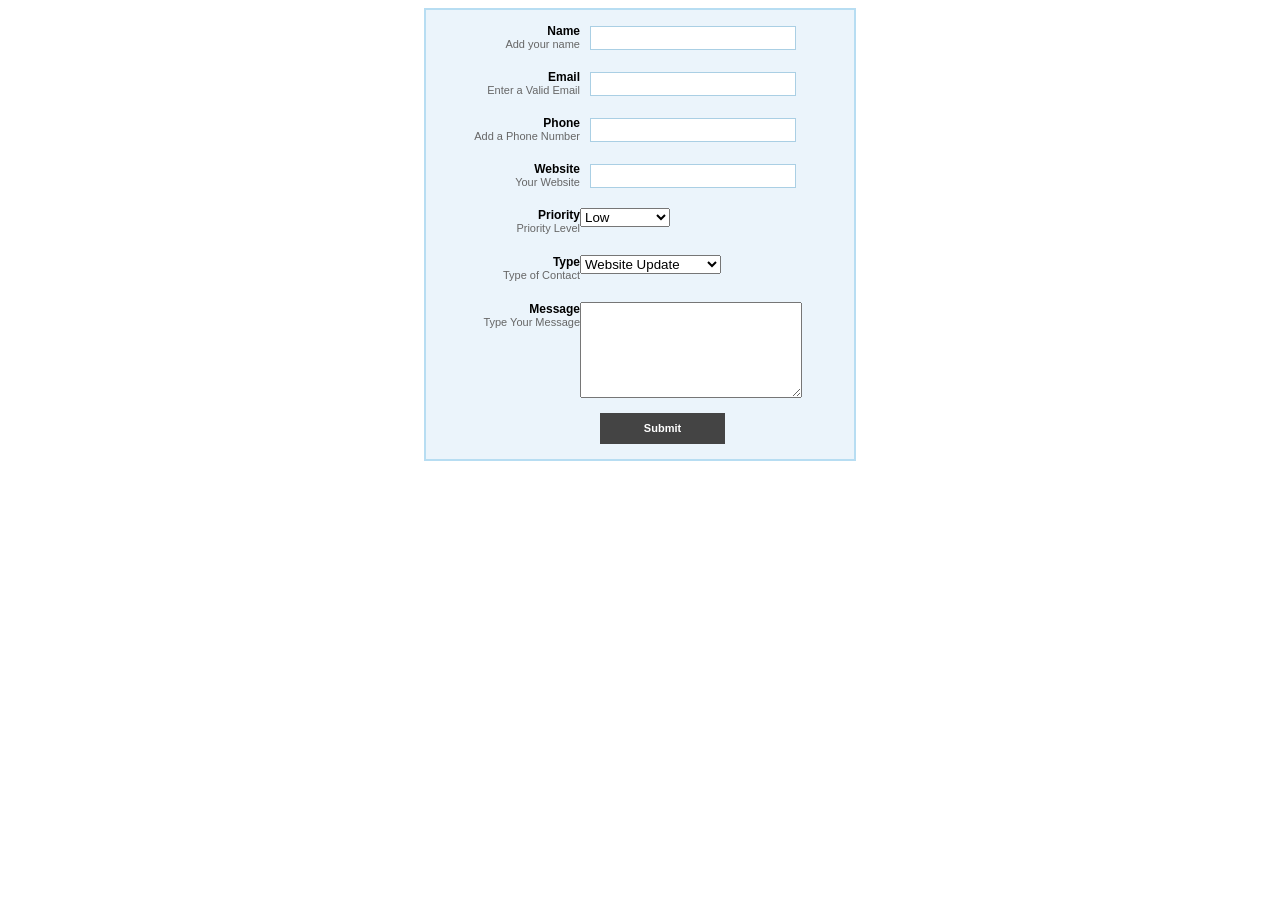
<file: blue_form.htm>
<!-- 
Adapted from Antonio Lupetti
http://woork.blogspot.com/2008/06/clean-and-pure-css-form-design.html
-->

<!DOCTYPE html PUBLIC "-//W3C//DTD XHTML 1.0 Transitional//EN" "http://www.w3.org/TR/xhtml1/DTD/xhtml1-transitional.dtd">
<html xmlns="http://www.w3.org/1999/xhtml">
<head>
<meta http-equiv="Content-Type" content="text/html; charset=UTF-8" />
<title>PHP Contact Form Style Demo</title>

<style type="text/css">
body{
	font-family:"Lucida Grande", "Lucida Sans Unicode", Verdana, Arial, Helvetica, sans-serif; 
	font-size:12px;
}
p, h1, form, button{border:0; margin:0; padding:0;}
.spacer{clear:both; height:1px;}
/* ----------- My Form ----------- */
.myform{
	margin:0 auto;
	width:400px;
	padding:14px;
}
	/* ----------- basic ----------- */
	#basic{
		border:solid 2px #DEDEDE;	
	}
	#basic h1 {
		font-size:14px;
		font-weight:bold;
		margin-bottom:8px;
	}
	#basic p{
		font-size:11px;
		color:#666666;
		margin-bottom:20px;
		border-bottom:solid 1px #dedede;
		padding-bottom:10px;
	}
	#basic label{
		display:block;
		font-weight:bold;
		text-align:right;
		width:140px;
		float:left;
	}
	#basic .small{
		color:#666666;
		display:block;
		font-size:11px;
		font-weight:normal;
		text-align:right;
		width:140px;
	}
	#basic input{
		float:left;
		width:200px;
		margin:2px 0 30px 10px;
	}
	#basic button{ 
		clear:both;
		margin-left:150px;
		background:#888888;
		color:#FFFFFF;
		border:solid 1px #666666;
		font-size:11px;
		font-weight:bold;
		padding:4px 6px;
	}


	/* ----------- stylized ----------- */
	#stylized{
		border:solid 2px #b7ddf2;
		background:#ebf4fb;

	}
	#stylized h1 {
		font-size:14px;
		font-weight:bold;
		margin-bottom:8px;
	}
	#stylized p{
		font-size:11px;
		color:#666666;
		margin-bottom:20px;
		border-bottom:solid 1px #b7ddf2;
		padding-bottom:10px;
	}
	#stylized label{
		display:block;
		font-weight:bold;
		text-align:right;
		width:140px;
		float:left;
	}
	#stylized .small{
		color:#666666;
		display:block;
		font-size:11px;
		font-weight:normal;
		text-align:right;
		width:140px;
	}
	#stylized input{
		float:left;
		font-size:12px;
		padding:4px 2px;
		border:solid 1px #aacfe4;
		width:200px;
		margin:2px 0 20px 10px;
	}
	#stylized button{ 
		clear:both;
		margin-left:160px;
		width:125px;
		height:31px;
		background:#444;
		text-align:center;
		line-height:31px;
		color:#FFFFFF;
		font-size:11px;
		font-weight:bold;
	}

</style>
</head>

<body>

<div id="stylized" class="myform">

<form id="form1" id="form1" action="mail.php" method="POST">

    <label>Name
        <span class="small">Add your name</span>
    </label>
<input type="text" name="name">
    <label>Email
        <span class="small">Enter a Valid Email</span>
    </label>
<input type="text" name="email">
    <label>Phone
        <span class="small">Add a Phone Number</span>
    </label>
<input type="text" name="phone">

<br />
<br />

    <label>Website
        <span class="small">Your Website</span>
    </label>
 <input type="text" name="website">

    <label>Priority  
        <span class="small">Priority Level  </span>
    </label>

<select name="priority" size="1">
<option value="Low">Low</option>
<option value="Normal">Normal</option>
<option value="High">High</option>
<option value="Emergency">Emergency</option>
</select>
<br />
<br />
<br />
    <label>Type
        <span class="small">Type of Contact</span>
    </label>
<select name="type" size="1">
<option value="update">Website Update</option>
<option value="change">Information Change</option>
<option value="addition">Information Addition</option>
<option value="new">New Products</option>
</select>
<br />
<br />
<br />


    <label>Message
        <span class="small">Type Your Message</span>
    </label>
<textarea name="message" rows="6" cols="25"></textarea><br />

    <button type="submit" value="Send" style="margin-top:15px;">Submit</button>
<div class="spacer"></div>

</form>

</div> <!-- end of form class -->

</body>
</html>
</file>
<file: style.css>
/* =========================================================
   RAJENDRA HEGADKAR — IT INFRASTRUCTURE & SYSTEMS ENGINEER
   RESPONSIVE PORTFOLIO STYLESHEET
   ========================================================= */

/* =========================================================
   RESET & BASE
   ========================================================= */

*, *::before, *::after {
  margin: 0;
  padding: 0;
  box-sizing: border-box;
}

html {
  scroll-behavior: smooth;
  scroll-padding-top: 86px;
  -webkit-text-size-adjust: 100%;
}

body {
  min-height: 100vh;
  background-color: var(--bg);
  color: var(--text);
  font-family: "Inter", -apple-system, BlinkMacSystemFont, "Segoe UI", Roboto, sans-serif;
  font-size: 1rem;
  line-height: 1.65;
  overflow-x: hidden;
  position: relative;
  -webkit-font-smoothing: antialiased;
  -moz-osx-font-smoothing: grayscale;
}

body, a, button, input {
  -webkit-tap-highlight-color: transparent;
}

a {
  color: inherit;
  text-decoration: none;
  transition: color 0.2s ease, opacity 0.2s ease;
}

button {
  font: inherit;
  cursor: pointer;
  border: none;
  background: none;
}

input {
  font: inherit;
}

ul {
  list-style: none;
}

img, svg {
  display: block;
  max-width: 100%;
}

::selection {
  background: rgba(77, 255, 170, 0.28);
  color: #ffffff;
}

/* =========================================================
   DESIGN TOKENS & VARIABLES
   ========================================================= */

:root {
  --bg: #070b0a;
  --bg-soft: #0b120f;
  --bg-card: #0d1512;
  --bg-card-hover: #121f1a;
  --bg-card-light: #131c18;
  --bg-input: #080e0c;

  --green: #4dffaa;
  --green-bright: #70ffb7;
  --green-soft: #a7f5cb;
  --green-glow: rgba(77, 255, 170, 0.22);
  --green-subtle: rgba(77, 255, 170, 0.08);

  --blue: #60a5fa;
  --blue-soft: rgba(96, 165, 250, 0.12);
  --amber: #fbbf24;
  --amber-soft: rgba(251, 191, 36, 0.12);
  --red: #f87171;

  --text: #f1f5f3;
  --text-soft: rgba(241, 245, 243, 0.72);
  --text-muted: rgba(241, 245, 243, 0.46);

  --border: rgba(255, 255, 255, 0.08);
  --border-subtle: rgba(255, 255, 255, 0.045);
  --border-green: rgba(77, 255, 170, 0.2);
  --border-green-hover: rgba(77, 255, 170, 0.45);

  --font-mono: "JetBrains Mono", SFMono-Regular, Menlo, Monaco, Consolas, monospace;
  --font-sans: "Inter", -apple-system, BlinkMacSystemFont, "Segoe UI", Roboto, sans-serif;

  --container: 1180px;
  --radius-sm: 6px;
  --radius-md: 10px;
  --radius-lg: 14px;
  --radius-full: 9999px;

  --transition-fast: 0.2s ease;
  --transition-normal: 0.3s cubic-bezier(0.16, 1, 0.3, 1);
}

/* =========================================================
   GLOBAL UTILITIES & LAYOUT
   ========================================================= */

.container {
  width: min(calc(100% - 44px), var(--container));
  margin-inline: auto;
}

.section {
  position: relative;
  padding: 110px 0;
}

.dark-section {
  background:
    radial-gradient(circle at 10% 15%, rgba(77, 255, 170, 0.035), transparent 45%),
    radial-gradient(circle at 90% 85%, rgba(96, 165, 250, 0.025), transparent 50%),
    #080e0c;
  border-top: 1px solid var(--border-subtle);
  border-bottom: 1px solid var(--border-subtle);
}

.eyebrow {
  margin-bottom: 10px;
  color: var(--green);
  font-family: var(--font-mono);
  font-size: 0.72rem;
  font-weight: 600;
  letter-spacing: 0.18em;
  text-transform: uppercase;
  display: inline-block;
}

.section-heading {
  display: flex;
  align-items: flex-start;
  gap: 20px;
  margin-bottom: 56px;
}

.section-number {
  padding-top: 5px;
  color: rgba(77, 255, 170, 0.4);
  font-family: var(--font-mono);
  font-size: 0.8rem;
  font-weight: 600;
  letter-spacing: 0.1em;
}

.section-heading h2 {
  color: #ffffff;
  font-size: clamp(2rem, 4vw, 3rem);
  font-weight: 700;
  line-height: 1.15;
  letter-spacing: -0.04em;
}

/* =========================================================
   BACKGROUND GRID
   ========================================================= */

.background-grid {
  position: fixed;
  inset: 0;
  z-index: -2;
  pointer-events: none;
  background-image:
    linear-gradient(rgba(77, 255, 170, 0.025) 1px, transparent 1px),
    linear-gradient(90deg, rgba(77, 255, 170, 0.025) 1px, transparent 1px);
  background-size: 48px 48px;
  mask-image: radial-gradient(circle at 50% 20%, black 40%, transparent 90%);
  -webkit-mask-image: radial-gradient(circle at 50% 20%, black 40%, transparent 90%);
}

/* =========================================================
   TOAST NOTIFICATION
   ========================================================= */

.toast {
  position: fixed;
  bottom: 28px;
  right: 28px;
  z-index: 2000;
  display: flex;
  align-items: center;
  gap: 12px;
  padding: 12px 20px;
  background: #0e1a14;
  border: 1px solid var(--green);
  border-radius: var(--radius-md);
  box-shadow: 0 10px 30px rgba(0, 0, 0, 0.5), 0 0 20px rgba(77, 255, 170, 0.2);
  color: #ffffff;
  font-family: var(--font-mono);
  font-size: 0.78rem;
  opacity: 0;
  transform: translateY(20px);
  pointer-events: none;
  transition: opacity 0.3s ease, transform 0.3s cubic-bezier(0.16, 1, 0.3, 1);
}

.toast.show {
  opacity: 1;
  transform: translateY(0);
  pointer-events: auto;
}

.toast-icon {
  color: var(--green);
  font-weight: 700;
}

/* =========================================================
   NAVIGATION BAR
   ========================================================= */

.navbar {
  position: sticky;
  top: 0;
  z-index: 1000;
  border-bottom: 1px solid rgba(255, 255, 255, 0.06);
  background: rgba(7, 11, 10, 0.82);
  backdrop-filter: blur(20px);
  -webkit-backdrop-filter: blur(20px);
  transition: background 0.3s ease, border-color 0.3s ease;
}

.nav-container {
  min-height: 74px;
  display: flex;
  align-items: center;
  justify-content: space-between;
  gap: 24px;
}

.logo {
  display: inline-flex;
  align-items: center;
  color: #ffffff;
  font-family: var(--font-mono);
  font-size: 1.28rem;
  font-weight: 700;
  letter-spacing: -0.06em;
}

.logo-bracket {
  color: var(--green);
  transition: transform 0.2s ease;
}

.logo:hover .logo-bracket {
  color: var(--green-bright);
}

.main-nav {
  display: flex;
  align-items: center;
  gap: 24px;
  margin-left: auto;
}

.nav-link {
  position: relative;
  color: rgba(255, 255, 255, 0.62);
  font-family: var(--font-mono);
  font-size: 0.75rem;
  font-weight: 500;
  padding: 6px 2px;
  transition: color var(--transition-fast);
}

.nav-link::after {
  content: "";
  position: absolute;
  left: 0;
  right: 0;
  bottom: -4px;
  height: 2px;
  background: var(--green);
  border-radius: 1px;
  transform: scaleX(0);
  transform-origin: center;
  transition: transform var(--transition-fast);
}

.nav-link:hover,
.nav-link.active {
  color: #ffffff;
}

.nav-link:hover::after,
.nav-link.active::after {
  transform: scaleX(1);
}

.nav-actions {
  display: flex;
  align-items: center;
  gap: 12px;
}

.nav-button {
  display: inline-flex;
  align-items: center;
  justify-content: center;
  gap: 8px;
  min-height: 38px;
  padding: 0 16px;
  border: 1px solid var(--border-green);
  border-radius: var(--radius-sm);
  background: var(--green-subtle);
  color: var(--green);
  font-family: var(--font-mono);
  font-size: 0.72rem;
  font-weight: 600;
  transition: all var(--transition-fast);
}

.nav-button:hover {
  border-color: rgba(77, 255, 170, 0.6);
  background: rgba(77, 255, 170, 0.16);
  color: #ffffff;
  box-shadow: 0 0 20px rgba(77, 255, 170, 0.15);
}

.btn-arrow {
  transition: transform var(--transition-fast);
}

.nav-button:hover .btn-arrow {
  transform: translateY(2px);
}

.mobile-menu-button {
  display: none;
  width: 42px;
  height: 42px;
  border: 1px solid var(--border);
  border-radius: var(--radius-sm);
  background: rgba(255, 255, 255, 0.03);
  cursor: pointer;
  align-items: center;
  justify-content: center;
  flex-direction: column;
  gap: 4px;
}

.mobile-menu-button span {
  display: block;
  width: 18px;
  height: 2px;
  background: var(--green);
  border-radius: 1px;
  transition: transform var(--transition-fast), opacity var(--transition-fast);
}

.mobile-menu-button.active span:nth-child(1) {
  transform: translateY(6px) rotate(45deg);
}

.mobile-menu-button.active span:nth-child(2) {
  opacity: 0;
}

.mobile-menu-button.active span:nth-child(3) {
  transform: translateY(-6px) rotate(-45deg);
}

/* =========================================================
   HERO SECTION
   ========================================================= */

.hero {
  position: relative;
  min-height: calc(100vh - 74px);
  display: flex;
  align-items: center;
  padding: 85px 0 100px;
  overflow: hidden;
}

.hero::before {
  content: "";
  position: absolute;
  width: 580px;
  height: 580px;
  left: -220px;
  top: 40px;
  border-radius: 50%;
  background: radial-gradient(circle, rgba(77, 255, 170, 0.07) 0%, transparent 70%);
  filter: blur(60px);
  pointer-events: none;
}

.hero-content {
  display: grid;
  grid-template-columns: 1.08fr 0.92fr;
  align-items: center;
  gap: 60px;
}

.hero-text {
  position: relative;
  z-index: 2;
}

.status {
  display: inline-flex;
  align-items: center;
  gap: 10px;
  margin-bottom: 24px;
  padding: 7px 14px;
  border: 1px solid rgba(77, 255, 170, 0.22);
  border-radius: var(--radius-full);
  background: rgba(77, 255, 170, 0.05);
  color: rgba(255, 255, 255, 0.8);
  font-family: var(--font-mono);
  font-size: 0.72rem;
  font-weight: 500;
}

.status-dot {
  width: 8px;
  height: 8px;
  border-radius: 50%;
  background: var(--green);
  box-shadow: 0 0 10px var(--green);
  animation: pulse-beacon 2s cubic-bezier(0.4, 0, 0.6, 1) infinite;
}

@keyframes pulse-beacon {
  0%, 100% {
    opacity: 1;
    transform: scale(1);
  }
  50% {
    opacity: 0.45;
    transform: scale(0.85);
  }
}

.hero-text h1 {
  max-width: 780px;
  color: #ffffff;
  font-size: clamp(3.2rem, 6.5vw, 5.8rem);
  font-weight: 800;
  line-height: 0.98;
  letter-spacing: -0.065em;
}

.hero-text h1 span {
  display: block;
  color: var(--green);
  text-shadow: 0 0 40px rgba(77, 255, 170, 0.16);
}

.hero-text h2 {
  margin-top: 22px;
  color: rgba(255, 255, 255, 0.78);
  font-size: clamp(1.05rem, 2vw, 1.32rem);
  font-weight: 500;
  letter-spacing: -0.02em;
  display: flex;
  align-items: center;
  flex-wrap: wrap;
  gap: 8px;
}

.hero-text h2 .separator {
  color: var(--green);
  font-weight: 400;
}

.hero-description {
  max-width: 660px;
  margin-top: 20px;
  color: var(--text-soft);
  font-size: 1rem;
  line-height: 1.75;
}

.hero-description strong {
  color: #ffffff;
  font-weight: 600;
}

.hero-description.secondary-desc {
  margin-top: 10px;
  font-size: 0.94rem;
  color: var(--text-muted);
}

.hero-buttons {
  display: flex;
  flex-wrap: wrap;
  align-items: center;
  gap: 14px;
  margin-top: 34px;
}

.primary-button,
.secondary-button,
.tertiary-button {
  display: inline-flex;
  align-items: center;
  justify-content: center;
  gap: 10px;
  min-height: 48px;
  padding: 0 22px;
  border-radius: var(--radius-sm);
  font-family: var(--font-mono);
  font-size: 0.75rem;
  font-weight: 600;
  transition: all var(--transition-fast);
}

.primary-button {
  border: 1px solid var(--green);
  background: var(--green);
  color: #050d0a;
}

.primary-button:hover {
  background: var(--green-bright);
  border-color: var(--green-bright);
  transform: translateY(-2px);
  box-shadow: 0 10px 25px rgba(77, 255, 170, 0.25);
}

.secondary-button {
  border: 1px solid rgba(255, 255, 255, 0.14);
  background: rgba(255, 255, 255, 0.03);
  color: #ffffff;
}

.secondary-button:hover {
  border-color: var(--green);
  background: rgba(77, 255, 170, 0.06);
  color: var(--green);
  transform: translateY(-2px);
}

.tertiary-button {
  border: 1px solid transparent;
  color: var(--text-muted);
}

.tertiary-button:hover {
  color: #ffffff;
  border-color: var(--border);
}

.btn-icon {
  font-size: 1rem;
  line-height: 1;
  transition: transform var(--transition-fast);
}

.primary-button:hover .btn-icon {
  transform: translateX(3px);
}

.secondary-button:hover .btn-icon {
  transform: translateY(2px);
}

.hero-contact {
  display: flex;
  flex-wrap: wrap;
  align-items: center;
  gap: 12px;
  margin-top: 32px;
}

.contact-pill {
  display: inline-flex;
  align-items: center;
  gap: 8px;
  padding: 7px 14px;
  border: 1px solid var(--border);
  border-radius: var(--radius-full);
  background: rgba(255, 255, 255, 0.02);
  color: var(--text-soft);
  font-family: var(--font-mono);
  font-size: 0.72rem;
  transition: all var(--transition-fast);
}

.contact-pill:hover {
  border-color: var(--border-green);
  color: #ffffff;
  background: rgba(77, 255, 170, 0.04);
}

.contact-pill.copy-btn {
  cursor: pointer;
}

.copy-badge {
  padding: 2px 6px;
  border-radius: 4px;
  background: rgba(77, 255, 170, 0.14);
  color: var(--green);
  font-size: 0.62rem;
  font-weight: 700;
  text-transform: uppercase;
  letter-spacing: 0.05em;
}

/* =========================================================
   TERMINAL & VISUAL
   ========================================================= */

.hero-visual {
  position: relative;
  min-height: 490px;
  display: flex;
  align-items: center;
  justify-content: center;
}

.terminal-window {
  position: relative;
  z-index: 2;
  width: min(100%, 530px);
  border: 1px solid rgba(255, 255, 255, 0.1);
  border-radius: var(--radius-lg);
  background: #09120e;
  box-shadow:
    0 35px 80px rgba(0, 0, 0, 0.6),
    0 0 60px rgba(77, 255, 170, 0.04);
  overflow: hidden;
}

.terminal-header {
  min-height: 42px;
  display: flex;
  align-items: center;
  justify-content: space-between;
  padding: 0 16px;
  border-bottom: 1px solid rgba(255, 255, 255, 0.07);
  background: rgba(255, 255, 255, 0.03);
}

.terminal-dots {
  display: flex;
  gap: 7px;
}

.terminal-dots .dot {
  width: 9px;
  height: 9px;
  border-radius: 50%;
}

.dot.red { background: #ff5f56; }
.dot.yellow { background: #ffbd2e; }
.dot.green { background: #27c93f; }

.terminal-tab {
  display: flex;
  align-items: center;
  gap: 6px;
  color: rgba(255, 255, 255, 0.45);
  font-family: var(--font-mono);
  font-size: 0.68rem;
}

.terminal-badge {
  color: rgba(77, 255, 170, 0.5);
  font-family: var(--font-mono);
  font-size: 0.62rem;
}

.terminal-body {
  padding: 24px;
  font-family: var(--font-mono);
  font-size: 0.74rem;
  line-height: 1.85;
  color: rgba(255, 255, 255, 0.75);
}

.prompt-line {
  margin-top: 10px;
  margin-bottom: 4px;
}

.prompt-line:first-child {
  margin-top: 0;
}

.user {
  color: var(--green);
  font-weight: 600;
}

.path {
  color: var(--blue);
}

.cmd {
  color: #ffffff;
  font-weight: 500;
}

.output {
  margin-bottom: 12px;
  padding-left: 14px;
  border-left: 2px solid rgba(77, 255, 170, 0.2);
}

.text-highlight {
  color: var(--green-bright);
}

.text-muted-out {
  color: var(--text-muted);
}

.system-status {
  display: grid;
  grid-template-columns: repeat(2, 1fr);
  gap: 8px;
  margin: 12px 0 16px;
  padding: 12px;
  border-radius: var(--radius-sm);
  background: rgba(0, 0, 0, 0.35);
  border: 1px solid rgba(255, 255, 255, 0.05);
}

.status-item {
  display: flex;
  align-items: center;
  justify-content: space-between;
  gap: 6px;
  font-size: 0.68rem;
}

.indicator.active {
  color: var(--green);
  font-size: 0.6rem;
  margin-right: 4px;
}

.item-name {
  color: rgba(255, 255, 255, 0.85);
  flex-grow: 1;
}

.badge-running {
  padding: 1px 5px;
  border-radius: 3px;
  background: rgba(77, 255, 170, 0.12);
  color: var(--green);
  font-size: 0.58rem;
  font-weight: 600;
}

.interactive-prompt {
  display: flex;
  align-items: center;
  gap: 8px;
  margin-top: 12px;
  background: rgba(0, 0, 0, 0.2);
  padding: 6px 10px;
  border-radius: var(--radius-sm);
  border: 1px solid rgba(77, 255, 170, 0.15);
}

.terminal-input {
  flex-grow: 1;
  background: transparent;
  border: none;
  color: #ffffff;
  font-family: var(--font-mono);
  font-size: 0.72rem;
  outline: none;
}

.terminal-input::placeholder {
  color: rgba(255, 255, 255, 0.25);
  font-size: 0.68rem;
}

.cursor {
  display: inline-block;
  width: 7px;
  height: 14px;
  background: var(--green);
  animation: blink 1s step-end infinite;
  vertical-align: middle;
}

@keyframes blink {
  0%, 100% { opacity: 1; }
  50% { opacity: 0; }
}

.terminal-quick-cmds {
  display: flex;
  align-items: center;
  flex-wrap: wrap;
  gap: 6px;
  margin-top: 14px;
  padding-top: 10px;
  border-top: 1px solid rgba(255, 255, 255, 0.06);
}

.quick-label {
  color: var(--text-muted);
  font-size: 0.65rem;
}

.quick-cmd {
  padding: 2px 8px;
  border-radius: 4px;
  background: rgba(255, 255, 255, 0.05);
  border: 1px solid var(--border);
  color: rgba(255, 255, 255, 0.7);
  font-family: var(--font-mono);
  font-size: 0.65rem;
  transition: all var(--transition-fast);
}

.quick-cmd:hover {
  background: rgba(77, 255, 170, 0.12);
  border-color: var(--green);
  color: var(--green);
}

/* Floating Visual Badges */
.floating-card {
  position: absolute;
  z-index: 3;
  display: flex;
  align-items: center;
  gap: 12px;
  padding: 10px 16px;
  border-radius: var(--radius-md);
  border: 1px solid rgba(255, 255, 255, 0.1);
  background: rgba(14, 23, 19, 0.88);
  backdrop-filter: blur(14px);
  -webkit-backdrop-filter: blur(14px);
  box-shadow: 0 16px 36px rgba(0, 0, 0, 0.4);
  font-family: var(--font-mono);
  font-size: 0.72rem;
  line-height: 1.35;
  transition: transform 0.3s ease;
}

.floating-card strong {
  display: block;
  color: #ffffff;
  font-weight: 600;
}

.floating-card small {
  color: var(--text-muted);
  font-size: 0.65rem;
}

.floating-icon {
  width: 38px;
  height: 38px;
  border-radius: var(--radius-sm);
  display: flex;
  align-items: center;
  justify-content: center;
}

.floating-icon.cloud {
  background: var(--blue-soft);
  color: var(--blue);
}

.floating-icon.shield {
  background: rgba(77, 255, 170, 0.12);
  color: var(--green);
}

.card-one {
  top: 15px;
  right: -25px;
  animation: float-slow 5s ease-in-out infinite;
}

.card-two {
  bottom: -20px;
  left: -25px;
  animation: float-slow 5s ease-in-out infinite 2.5s;
}

@keyframes float-slow {
  0%, 100% { transform: translateY(0); }
  50% { transform: translateY(-8px); }
}

/* =========================================================
   STATS SECTION
   ========================================================= */

.stats {
  position: relative;
  padding: 60px 0;
  border-top: 1px solid var(--border);
  border-bottom: 1px solid var(--border);
  background: var(--bg-soft);
}

.stats-grid {
  display: grid;
  grid-template-columns: repeat(4, 1fr);
  gap: 24px;
}

.stat-card {
  padding: 24px 20px;
  border-radius: var(--radius-md);
  border: 1px solid var(--border-subtle);
  background: rgba(255, 255, 255, 0.015);
  transition: all var(--transition-normal);
}

.stat-card:hover {
  border-color: var(--border-green);
  background: rgba(77, 255, 170, 0.03);
  transform: translateY(-3px);
}

.stat-number {
  font-family: var(--font-mono);
  font-size: clamp(2.2rem, 3.5vw, 3rem);
  font-weight: 700;
  color: #ffffff;
  line-height: 1;
  display: flex;
  align-items: baseline;
  gap: 2px;
}

.stat-plus {
  color: var(--green);
}

.stat-badge-text {
  font-size: 1.6rem;
  letter-spacing: -0.04em;
  color: var(--green);
}

.stat-title {
  display: block;
  margin-top: 12px;
  color: #ffffff;
  font-weight: 600;
  font-size: 0.95rem;
}

.stat-desc {
  margin-top: 4px;
  color: var(--text-muted);
  font-size: 0.8rem;
  line-height: 1.45;
}

/* =========================================================
   ABOUT SECTION
   ========================================================= */

.about-grid {
  display: grid;
  grid-template-columns: 1.2fr 0.8fr;
  gap: 50px;
  align-items: start;
}

.lead-text {
  font-size: 1.15rem;
  line-height: 1.7;
  color: #ffffff;
  margin-bottom: 18px;
}

.lead-text strong {
  color: var(--green);
}

.about-text p {
  color: var(--text-soft);
  margin-bottom: 18px;
  line-height: 1.8;
}

.about-text strong {
  color: #ffffff;
}

.about-highlights {
  margin-top: 30px;
  display: flex;
  flex-direction: column;
  gap: 14px;
}

.highlight-item {
  display: flex;
  align-items: flex-start;
  gap: 12px;
  padding: 12px 16px;
  border-radius: var(--radius-sm);
  background: rgba(255, 255, 255, 0.02);
  border: 1px solid var(--border-subtle);
  font-size: 0.9rem;
  color: var(--text-soft);
}

.check-icon {
  color: var(--green);
  font-weight: 800;
  font-family: var(--font-mono);
}

.about-panel {
  border: 1px solid var(--border);
  border-radius: var(--radius-lg);
  background: var(--bg-card);
  padding: 30px;
  box-shadow: 0 20px 40px rgba(0, 0, 0, 0.35);
}

.panel-title {
  color: #ffffff;
  font-size: 1.15rem;
  font-weight: 700;
  margin-bottom: 22px;
  padding-bottom: 14px;
  border-bottom: 1px solid var(--border);
}

.panel-line {
  display: flex;
  justify-content: space-between;
  align-items: center;
  padding: 11px 0;
  border-bottom: 1px solid rgba(255, 255, 255, 0.04);
  font-size: 0.84rem;
}

.panel-line:last-of-type {
  border-bottom: none;
}

.spec-label {
  color: var(--text-muted);
  font-family: var(--font-mono);
  font-size: 0.72rem;
}

.spec-value {
  color: #ffffff;
  font-weight: 500;
  text-align: right;
}

.spec-value.highlight-green {
  color: var(--green);
}

.panel-cta {
  margin-top: 24px;
}

.panel-button {
  display: flex;
  align-items: center;
  justify-content: center;
  gap: 10px;
  width: 100%;
  padding: 12px;
  border-radius: var(--radius-sm);
  background: var(--green-subtle);
  border: 1px solid var(--border-green);
  color: var(--green);
  font-family: var(--font-mono);
  font-size: 0.75rem;
  font-weight: 600;
  transition: all var(--transition-fast);
}

.panel-button:hover {
  background: rgba(77, 255, 170, 0.16);
  border-color: var(--green);
  color: #ffffff;
}

/* =========================================================
   EXPERIENCE TIMELINE
   ========================================================= */

.timeline {
  position: relative;
  display: flex;
  flex-direction: column;
  gap: 40px;
}

.timeline::before {
  content: "";
  position: absolute;
  left: 20px;
  top: 15px;
  bottom: 20px;
  width: 2px;
  background: linear-gradient(
    to bottom,
    var(--green) 0%,
    rgba(77, 255, 170, 0.3) 70%,
    rgba(255, 255, 255, 0.05) 100%
  );
}

.timeline-item {
  position: relative;
  display: grid;
  grid-template-columns: 42px 1fr;
  gap: 26px;
}

.timeline-marker {
  position: relative;
  display: flex;
  justify-content: center;
  padding-top: 6px;
}

.marker-dot {
  width: 14px;
  height: 14px;
  border-radius: 50%;
  background: #080e0c;
  border: 3px solid var(--green);
  box-shadow: 0 0 10px var(--green-glow);
  z-index: 2;
}

.timeline-item.current-job .marker-dot {
  background: var(--green);
  box-shadow: 0 0 16px var(--green);
}

.pulse-ring {
  position: absolute;
  top: 3px;
  width: 20px;
  height: 20px;
  border-radius: 50%;
  border: 2px solid var(--green);
  animation: pulse-ring 2s cubic-bezier(0.215, 0.61, 0.355, 1) infinite;
  z-index: 1;
}

@keyframes pulse-ring {
  0% { transform: scale(0.6); opacity: 1; }
  100% { transform: scale(1.8); opacity: 0; }
}

.timeline-content {
  border: 1px solid var(--border);
  border-radius: var(--radius-lg);
  background: var(--bg-card);
  padding: 34px;
  transition: all var(--transition-normal);
}

.timeline-content:hover {
  border-color: var(--border-green);
  box-shadow: 0 16px 36px rgba(0, 0, 0, 0.4), 0 0 25px rgba(77, 255, 170, 0.04);
}

.experience-header {
  display: flex;
  justify-content: space-between;
  align-items: flex-start;
  flex-wrap: wrap;
  gap: 16px;
  margin-bottom: 14px;
}

.company-badge-wrap {
  display: flex;
  align-items: center;
  gap: 10px;
}

.experience-company {
  color: var(--green);
  font-family: var(--font-mono);
  font-size: 0.95rem;
  font-weight: 600;
}

.current-tag {
  padding: 2px 7px;
  border-radius: 4px;
  background: rgba(77, 255, 170, 0.15);
  border: 1px solid rgba(77, 255, 170, 0.3);
  color: var(--green);
  font-family: var(--font-mono);
  font-size: 0.62rem;
  font-weight: 700;
  letter-spacing: 0.08em;
}

.timeline-content h3 {
  color: #ffffff;
  font-size: 1.45rem;
  font-weight: 700;
  margin-top: 4px;
}

.experience-date-box {
  text-align: right;
}

.experience-date {
  display: inline-block;
  padding: 4px 12px;
  border-radius: var(--radius-full);
  background: rgba(255, 255, 255, 0.04);
  border: 1px solid var(--border);
  color: #ffffff;
  font-family: var(--font-mono);
  font-size: 0.72rem;
  font-weight: 600;
}

.location-sub {
  display: block;
  margin-top: 4px;
  color: var(--text-muted);
  font-size: 0.7rem;
  font-family: var(--font-mono);
}

.experience-meta {
  display: flex;
  flex-wrap: wrap;
  gap: 8px;
  margin: 12px 0 18px;
}

.meta-tag {
  padding: 3px 10px;
  border-radius: var(--radius-sm);
  background: rgba(255, 255, 255, 0.03);
  color: var(--text-soft);
  font-family: var(--font-mono);
  font-size: 0.68rem;
}

.experience-summary {
  color: rgba(255, 255, 255, 0.88);
  font-size: 0.96rem;
  line-height: 1.7;
  margin-bottom: 20px;
}

.experience-list {
  display: flex;
  flex-direction: column;
  gap: 12px;
  margin-bottom: 26px;
}

.experience-list li {
  position: relative;
  padding-left: 22px;
  color: var(--text-soft);
  font-size: 0.92rem;
  line-height: 1.7;
}

.experience-list li::before {
  content: "▹";
  position: absolute;
  left: 0;
  top: 0;
  color: var(--green);
  font-weight: 700;
}

.experience-list li strong {
  color: #ffffff;
  font-weight: 600;
}

.experience-tags {
  display: flex;
  flex-wrap: wrap;
  gap: 8px;
  padding-top: 18px;
  border-top: 1px solid rgba(255, 255, 255, 0.06);
}

.experience-tags span {
  padding: 4px 10px;
  border-radius: var(--radius-sm);
  background: rgba(77, 255, 170, 0.05);
  border: 1px solid rgba(77, 255, 170, 0.15);
  color: var(--green-soft);
  font-family: var(--font-mono);
  font-size: 0.68rem;
}

/* =========================================================
   CORE EXPERTISE
   ========================================================= */

.expertise-grid {
  display: grid;
  grid-template-columns: repeat(3, 1fr);
  gap: 24px;
}

.expertise-card {
  padding: 32px 26px;
  border-radius: var(--radius-lg);
  border: 1px solid var(--border);
  background: var(--bg-card);
  transition: all var(--transition-normal);
  display: flex;
  flex-direction: column;
}

.expertise-card:hover {
  border-color: var(--border-green);
  background: var(--bg-card-hover);
  transform: translateY(-4px);
  box-shadow: 0 20px 40px rgba(0, 0, 0, 0.35);
}

.card-icon {
  width: 48px;
  height: 48px;
  border-radius: var(--radius-md);
  background: rgba(77, 255, 170, 0.08);
  border: 1px solid rgba(77, 255, 170, 0.2);
  color: var(--green);
  display: flex;
  align-items: center;
  justify-content: center;
  margin-bottom: 20px;
  transition: all var(--transition-fast);
}

.expertise-card:hover .card-icon {
  background: var(--green);
  color: #070b0a;
  box-shadow: 0 0 20px rgba(77, 255, 170, 0.4);
}

.expertise-card h3 {
  color: #ffffff;
  font-size: 1.15rem;
  font-weight: 700;
  margin-bottom: 12px;
}

.expertise-card p {
  color: var(--text-soft);
  font-size: 0.88rem;
  line-height: 1.7;
  flex-grow: 1;
  margin-bottom: 22px;
}

.card-tags {
  display: flex;
  flex-wrap: wrap;
  gap: 6px;
  padding-top: 14px;
  border-top: 1px solid rgba(255, 255, 255, 0.05);
}

.card-tags span {
  padding: 3px 8px;
  border-radius: 4px;
  background: rgba(255, 255, 255, 0.03);
  border: 1px solid var(--border-subtle);
  color: var(--text-muted);
  font-family: var(--font-mono);
  font-size: 0.66rem;
}

/* =========================================================
   FEATURED PROJECTS
   ========================================================= */

.project-filters {
  display: flex;
  flex-wrap: wrap;
  gap: 10px;
  margin-bottom: 34px;
}

.filter-btn {
  padding: 8px 18px;
  border-radius: var(--radius-full);
  border: 1px solid var(--border);
  background: rgba(255, 255, 255, 0.02);
  color: var(--text-soft);
  font-family: var(--font-mono);
  font-size: 0.72rem;
  font-weight: 500;
  transition: all var(--transition-fast);
}

.filter-btn:hover {
  border-color: var(--border-green);
  color: #ffffff;
}

.filter-btn.active {
  background: var(--green);
  border-color: var(--green);
  color: #050e0a;
  font-weight: 600;
  box-shadow: 0 0 20px rgba(77, 255, 170, 0.25);
}

.projects-grid {
  display: grid;
  grid-template-columns: 1fr;
  gap: 32px;
}

.project-card {
  border: 1px solid var(--border);
  border-radius: var(--radius-lg);
  background: var(--bg-card);
  padding: 36px;
  transition: all var(--transition-normal);
}

.project-card:hover {
  border-color: var(--border-green);
  box-shadow: 0 20px 45px rgba(0, 0, 0, 0.45);
}

.project-top {
  display: flex;
  justify-content: space-between;
  align-items: center;
  margin-bottom: 16px;
}

.project-number {
  color: rgba(77, 255, 170, 0.45);
  font-family: var(--font-mono);
  font-size: 1.1rem;
  font-weight: 700;
}

.project-type {
  padding: 3px 10px;
  border-radius: var(--radius-sm);
  font-family: var(--font-mono);
  font-size: 0.67rem;
  font-weight: 600;
  letter-spacing: 0.04em;
}

.project-type.security {
  background: rgba(77, 255, 170, 0.1);
  border: 1px solid rgba(77, 255, 170, 0.3);
  color: var(--green);
}

.project-type.cloud {
  background: var(--blue-soft);
  border: 1px solid rgba(96, 165, 250, 0.3);
  color: var(--blue);
}

.project-type.infrastructure {
  background: rgba(251, 191, 36, 0.1);
  border: 1px solid rgba(251, 191, 36, 0.3);
  color: var(--amber);
}

.project-type.web {
  background: rgba(168, 85, 247, 0.1);
  border: 1px solid rgba(168, 85, 247, 0.3);
  color: #c084fc;
}

.project-card h3 {
  color: #ffffff;
  font-size: 1.55rem;
  font-weight: 700;
  letter-spacing: -0.02em;
  margin-bottom: 12px;
}

.project-summary-lead {
  color: rgba(255, 255, 255, 0.85);
  font-size: 0.95rem;
  line-height: 1.75;
  margin-bottom: 24px;
}

/* Architecture Flow Visualizer */
.architecture-wrapper {
  margin: 28px 0;
  padding: 24px;
  border-radius: var(--radius-md);
  background: #080f0c;
  border: 1px solid rgba(77, 255, 170, 0.18);
  box-shadow: inset 0 2px 10px rgba(0, 0, 0, 0.5);
}

.arch-label {
  display: flex;
  align-items: center;
  gap: 8px;
  color: var(--green);
  font-family: var(--font-mono);
  font-size: 0.7rem;
  font-weight: 600;
  letter-spacing: 0.08em;
  text-transform: uppercase;
  margin-bottom: 20px;
}

.architecture {
  display: flex;
  align-items: center;
  justify-content: space-between;
  flex-wrap: wrap;
  gap: 12px;
}

.arch-node {
  display: flex;
  align-items: center;
  gap: 10px;
  padding: 10px 14px;
  border-radius: var(--radius-sm);
  background: #0d1713;
  border: 1px solid rgba(255, 255, 255, 0.09);
  font-family: var(--font-mono);
  font-size: 0.72rem;
}

.arch-node strong {
  display: block;
  color: #ffffff;
}

.arch-node small {
  display: block;
  color: var(--text-muted);
  font-size: 0.65rem;
}

.cloudflare-node {
  border-color: rgba(77, 255, 170, 0.35);
  background: rgba(77, 255, 170, 0.08);
  box-shadow: 0 0 20px rgba(77, 255, 170, 0.12);
}

.cloudflare-node strong {
  color: var(--green-bright);
}

.arch-arrow {
  display: flex;
  flex-direction: column;
  align-items: center;
  gap: 4px;
}

.arrow-line {
  display: block;
  width: 32px;
  height: 1px;
  background: var(--green);
  position: relative;
}

.arrow-line::after {
  content: "";
  position: absolute;
  right: 0;
  top: -3px;
  width: 0;
  height: 0;
  border-top: 4px solid transparent;
  border-bottom: 4px solid transparent;
  border-left: 6px solid var(--green);
}

.arrow-text {
  color: var(--text-muted);
  font-family: var(--font-mono);
  font-size: 0.58rem;
  text-transform: uppercase;
  letter-spacing: 0.06em;
}

.arch-split-container {
  display: flex;
  flex-direction: column;
  gap: 8px;
}

.arch-subnode {
  display: flex;
  align-items: center;
  gap: 8px;
  padding: 6px 12px;
  border-radius: var(--radius-sm);
  background: #0d1713;
  border: 1px solid rgba(255, 255, 255, 0.09);
  font-family: var(--font-mono);
  font-size: 0.68rem;
}

.arch-subnode strong {
  display: block;
  color: #ffffff;
}

.arch-subnode small {
  display: block;
  color: var(--text-muted);
  font-size: 0.62rem;
}

.project-details h4 {
  color: #ffffff;
  font-size: 0.95rem;
  font-weight: 600;
  margin-bottom: 12px;
}

.project-list {
  display: flex;
  flex-direction: column;
  gap: 10px;
  margin-bottom: 24px;
}

.project-list li {
  position: relative;
  padding-left: 20px;
  color: var(--text-soft);
  font-size: 0.88rem;
  line-height: 1.7;
}

.project-list li::before {
  content: "→";
  position: absolute;
  left: 0;
  top: 0;
  color: var(--green);
}

.project-list li strong {
  color: #ffffff;
}

.project-tags {
  display: flex;
  flex-wrap: wrap;
  gap: 8px;
  padding-top: 18px;
  border-top: 1px solid rgba(255, 255, 255, 0.06);
}

.project-tags span {
  padding: 4px 10px;
  border-radius: 4px;
  background: rgba(255, 255, 255, 0.03);
  border: 1px solid var(--border-subtle);
  color: var(--text-soft);
  font-family: var(--font-mono);
  font-size: 0.68rem;
}

/* =========================================================
   TECHNICAL SKILLS
   ========================================================= */

.skills-container {
  display: grid;
  grid-template-columns: repeat(2, 1fr);
  gap: 24px;
}

.skill-group {
  padding: 28px 24px;
  border-radius: var(--radius-md);
  border: 1px solid var(--border);
  background: var(--bg-card);
  transition: all var(--transition-normal);
}

.skill-group:hover {
  border-color: var(--border-green);
  background: var(--bg-card-hover);
  transform: translateY(-2px);
}

.skill-heading {
  display: flex;
  align-items: center;
  gap: 12px;
  margin-bottom: 18px;
}

.group-idx {
  color: var(--green);
  font-family: var(--font-mono);
  font-size: 0.72rem;
  font-weight: 700;
}

.skill-heading h3 {
  color: #ffffff;
  font-size: 1.08rem;
  font-weight: 700;
}

.skill-tags {
  display: flex;
  flex-wrap: wrap;
  gap: 8px;
}

.skill-badge {
  padding: 6px 12px;
  border-radius: var(--radius-sm);
  background: rgba(255, 255, 255, 0.03);
  border: 1px solid rgba(255, 255, 255, 0.08);
  color: rgba(255, 255, 255, 0.85);
  font-family: var(--font-mono);
  font-size: 0.72rem;
  font-weight: 500;
  transition: all var(--transition-fast);
}

.skill-badge:hover {
  border-color: var(--green);
  color: #ffffff;
  background: rgba(77, 255, 170, 0.08);
  transform: translateY(-1px);
}

.skill-badge.highlight {
  background: rgba(77, 255, 170, 0.07);
  border-color: rgba(77, 255, 170, 0.28);
  color: var(--green-bright);
}

/* =========================================================
   PROFESSIONAL CAPABILITIES
   ========================================================= */

.capability-list {
  display: grid;
  grid-template-columns: repeat(2, 1fr);
  gap: 24px;
}

.capability {
  display: flex;
  gap: 20px;
  padding: 26px 22px;
  border-radius: var(--radius-md);
  border: 1px solid var(--border);
  background: var(--bg-card);
  transition: all var(--transition-normal);
}

.capability:hover {
  border-color: var(--border-green);
  background: var(--bg-card-hover);
  transform: translateY(-3px);
}

.capability-number {
  color: var(--green);
  font-family: var(--font-mono);
  font-size: 1.25rem;
  font-weight: 700;
  line-height: 1;
  padding-top: 2px;
}

.capability-body h3 {
  color: #ffffff;
  font-size: 1.05rem;
  font-weight: 700;
  margin-bottom: 8px;
}

.capability-body p {
  color: var(--text-soft);
  font-size: 0.86rem;
  line-height: 1.65;
}

/* =========================================================
   TECHNOLOGY LANDSCAPE (TECH CLOUD)
   ========================================================= */

.tech-intro {
  color: var(--text-soft);
  margin-bottom: 28px;
  max-width: 650px;
  font-size: 0.95rem;
}

.tech-cloud {
  display: flex;
  flex-wrap: wrap;
  gap: 10px;
}

.tech {
  display: inline-flex;
  align-items: center;
  padding: 8px 16px;
  border-radius: var(--radius-full);
  background: rgba(255, 255, 255, 0.025);
  border: 1px solid var(--border);
  color: var(--text-soft);
  font-family: var(--font-mono);
  font-size: 0.78rem;
  font-weight: 500;
  transition: all var(--transition-fast);
}

.tech:hover {
  border-color: var(--green);
  color: #ffffff;
  background: rgba(77, 255, 170, 0.1);
  transform: translateY(-2px);
  box-shadow: 0 4px 15px rgba(77, 255, 170, 0.15);
}

.tech.large {
  padding: 10px 20px;
  font-size: 0.9rem;
  font-weight: 700;
}

.tech.accent {
  background: rgba(77, 255, 170, 0.06);
  border-color: rgba(77, 255, 170, 0.25);
  color: var(--green);
}

/* =========================================================
   EDUCATION & CERTIFICATIONS
   ========================================================= */

.education-grid {
  display: grid;
  grid-template-columns: repeat(2, 1fr);
  gap: 24px;
}

.education-card {
  display: flex;
  align-items: flex-start;
  gap: 20px;
  padding: 28px;
  border-radius: var(--radius-lg);
  border: 1px solid var(--border);
  background: var(--bg-card);
  transition: all var(--transition-normal);
}

.education-card:hover {
  border-color: var(--border-green);
  transform: translateY(-3px);
  box-shadow: 0 16px 36px rgba(0, 0, 0, 0.35);
}

.education-icon {
  width: 48px;
  height: 48px;
  border-radius: var(--radius-md);
  background: rgba(255, 255, 255, 0.04);
  border: 1px solid var(--border);
  color: var(--green);
  display: flex;
  align-items: center;
  justify-content: center;
  flex-shrink: 0;
}

.cert-badge {
  background: rgba(77, 255, 170, 0.08);
  border-color: rgba(77, 255, 170, 0.3);
  color: var(--green);
}

.cert-badge.prep {
  background: var(--blue-soft);
  border-color: rgba(96, 165, 250, 0.3);
  color: var(--blue);
}

.education-label {
  display: inline-block;
  color: var(--text-muted);
  font-family: var(--font-mono);
  font-size: 0.68rem;
  font-weight: 600;
  letter-spacing: 0.08em;
  margin-bottom: 6px;
}

.cert-tag {
  color: var(--green);
}

.prep-tag {
  color: var(--blue);
}

.education-card h3 {
  color: #ffffff;
  font-size: 1.15rem;
  font-weight: 700;
  line-height: 1.35;
  margin-bottom: 4px;
}

.institution {
  color: var(--green-soft);
  font-family: var(--font-mono);
  font-size: 0.78rem;
  margin-bottom: 10px;
}

.edu-desc {
  color: var(--text-soft);
  font-size: 0.84rem;
  line-height: 1.6;
}

/* =========================================================
   CONTACT SECTION
   ========================================================= */

.contact-section {
  position: relative;
  padding: 120px 0;
  background:
    radial-gradient(circle at 50% 0%, rgba(77, 255, 170, 0.07) 0%, transparent 60%),
    #060a09;
  border-top: 1px solid var(--border);
}

.contact-content {
  max-width: 860px;
  margin-inline: auto;
  text-align: center;
}

.contact-content h2 {
  color: #ffffff;
  font-size: clamp(2.2rem, 4.5vw, 3.4rem);
  font-weight: 800;
  line-height: 1.15;
  letter-spacing: -0.04em;
  margin-top: 12px;
}

.contact-content h2 span {
  display: block;
  color: var(--green);
}

.contact-subtext {
  max-width: 620px;
  margin: 20px auto 44px;
  color: var(--text-soft);
  font-size: 1rem;
  line-height: 1.7;
}

.contact-cards {
  display: grid;
  grid-template-columns: repeat(2, 1fr);
  gap: 16px;
  margin-bottom: 44px;
  text-align: left;
}

.contact-card {
  display: flex;
  align-items: center;
  gap: 16px;
  padding: 20px 22px;
  border-radius: var(--radius-md);
  border: 1px solid var(--border);
  background: var(--bg-card);
  transition: all var(--transition-fast);
}

.contact-card:not(.static-card):hover {
  border-color: var(--border-green);
  background: var(--bg-card-hover);
  transform: translateY(-2px);
  box-shadow: 0 12px 28px rgba(0, 0, 0, 0.35);
}

.contact-icon {
  width: 44px;
  height: 44px;
  border-radius: var(--radius-sm);
  background: rgba(255, 255, 255, 0.04);
  border: 1px solid var(--border);
  display: flex;
  align-items: center;
  justify-content: center;
  flex-shrink: 0;
}

.email-icon { color: var(--green); background: rgba(77, 255, 170, 0.08); }
.phone-icon { color: var(--blue); background: var(--blue-soft); }
.loc-icon { color: var(--amber); background: var(--amber-soft); }
.resume-icon { color: #c084fc; background: rgba(192, 132, 252, 0.1); }

.card-details {
  flex-grow: 1;
  overflow: hidden;
}

.card-details small {
  display: block;
  color: var(--text-muted);
  font-family: var(--font-mono);
  font-size: 0.65rem;
  text-transform: uppercase;
  letter-spacing: 0.06em;
}

.card-details strong {
  display: block;
  color: #ffffff;
  font-size: 0.92rem;
  font-weight: 600;
  white-space: nowrap;
  overflow: hidden;
  text-overflow: ellipsis;
}

.action-hint {
  color: var(--green);
  font-family: var(--font-mono);
  font-size: 0.72rem;
  font-weight: 600;
}

.final-cta {
  display: flex;
  justify-content: center;
  flex-wrap: wrap;
  gap: 14px;
}

/* =========================================================
   FOOTER
   ========================================================= */

footer {
  border-top: 1px solid var(--border);
  background: #050807;
  padding: 60px 0 30px;
}

.footer-content {
  display: flex;
  flex-direction: column;
  gap: 40px;
}

.footer-brand {
  max-width: 450px;
}

.brand-desc {
  margin-top: 12px;
  color: var(--text-muted);
  font-size: 0.85rem;
  line-height: 1.6;
}

.footer-links {
  display: flex;
  gap: 60px;
}

.footer-col {
  display: flex;
  flex-direction: column;
  gap: 10px;
}

.footer-col strong {
  color: #ffffff;
  font-family: var(--font-mono);
  font-size: 0.72rem;
  letter-spacing: 0.08em;
  text-transform: uppercase;
  margin-bottom: 4px;
}

.footer-col a {
  color: var(--text-soft);
  font-size: 0.82rem;
  font-family: var(--font-mono);
}

.footer-col a:hover {
  color: var(--green);
}

.footer-bottom {
  display: flex;
  justify-content: space-between;
  align-items: center;
  flex-wrap: wrap;
  gap: 16px;
  padding-top: 24px;
  border-top: 1px solid rgba(255, 255, 255, 0.05);
  color: var(--text-muted);
  font-family: var(--font-mono);
  font-size: 0.72rem;
}

.footer-meta {
  display: flex;
  align-items: center;
  gap: 10px;
}

/* =========================================================
   BACK TO TOP BUTTON
   ========================================================= */

.back-to-top {
  position: fixed;
  bottom: 28px;
  right: 28px;
  z-index: 999;
  width: 44px;
  height: 44px;
  border-radius: 50%;
  background: rgba(13, 21, 18, 0.9);
  border: 1px solid var(--border-green);
  color: var(--green);
  display: flex;
  align-items: center;
  justify-content: center;
  opacity: 0;
  visibility: hidden;
  transform: translateY(12px);
  transition: all var(--transition-fast);
  backdrop-filter: blur(8px);
  -webkit-backdrop-filter: blur(8px);
}

.back-to-top.visible {
  opacity: 1;
  visibility: visible;
  transform: translateY(0);
}

.back-to-top:hover {
  background: var(--green);
  color: #070b0a;
  transform: translateY(-2px);
  box-shadow: 0 0 20px rgba(77, 255, 170, 0.3);
}

/* =========================================================
   RESPONSIVE MEDIA QUERIES
   ========================================================= */

/* Tablets & Small Desktops (max-width: 1024px) */
@media (max-width: 1024px) {
  .hero-content {
    grid-template-columns: 1fr;
    gap: 50px;
  }

  .hero-visual {
    max-width: 540px;
    margin-inline: auto;
    width: 100%;
  }

  .about-grid {
    grid-template-columns: 1fr;
    gap: 36px;
  }

  .expertise-grid {
    grid-template-columns: repeat(2, 1fr);
  }

  .stats-grid {
    grid-template-columns: repeat(2, 1fr);
  }
}

/* Tablets (max-width: 768px) */
@media (max-width: 768px) {
  .section {
    padding: 80px 0;
  }

  /* Mobile Navigation */
  .mobile-menu-button {
    display: flex;
  }

  .main-nav {
    position: fixed;
    top: 74px;
    left: 0;
    right: 0;
    background: rgba(7, 11, 10, 0.96);
    backdrop-filter: blur(25px);
    -webkit-backdrop-filter: blur(25px);
    border-bottom: 1px solid var(--border);
    flex-direction: column;
    align-items: flex-start;
    padding: 24px 30px;
    gap: 18px;
    transform: translateY(-120%);
    opacity: 0;
    pointer-events: none;
    transition: transform 0.3s cubic-bezier(0.16, 1, 0.3, 1), opacity 0.3s ease;
    z-index: 999;
  }

  .main-nav.active {
    transform: translateY(0);
    opacity: 1;
    pointer-events: auto;
  }

  .nav-link {
    font-size: 0.9rem;
    width: 100%;
    padding: 6px 0;
  }

  .skills-container,
  .capability-list,
  .education-grid,
  .contact-cards {
    grid-template-columns: 1fr;
  }

  .card-one {
    right: 0;
    top: -15px;
  }

  .card-two {
    left: 0;
    bottom: -15px;
  }

  .architecture {
    flex-direction: column;
    align-items: stretch;
  }

  .arch-arrow {
    transform: rotate(90deg);
    margin: 8px auto;
  }

  .arch-split-container {
    flex-direction: column;
  }
}

/* Mobile Phones (max-width: 480px) */
@media (max-width: 480px) {
  .container {
    width: calc(100% - 32px);
  }

  .hero {
    padding: 50px 0 70px;
  }

  .hero-text h1 {
    font-size: 2.7rem;
  }

  .hero-buttons {
    flex-direction: column;
    width: 100%;
  }

  .primary-button,
  .secondary-button,
  .tertiary-button {
    width: 100%;
  }

  .hero-contact {
    flex-direction: column;
    align-items: stretch;
  }

  .contact-pill {
    justify-content: center;
  }

  .timeline::before {
    left: 12px;
  }

  .timeline-item {
    grid-template-columns: 24px 1fr;
    gap: 14px;
  }

  .timeline-content {
    padding: 20px;
  }

  .project-card {
    padding: 22px;
  }

  .expertise-grid {
    grid-template-columns: 1fr;
  }

  .stats-grid {
    grid-template-columns: 1fr;
  }

  .floating-card {
    display: none; /* Hide floating badges on smallest screens to preserve clean terminal */
  }

  .system-status {
    grid-template-columns: 1fr;
  }

  .contact-card {
    padding: 16px;
  }

  .final-cta {
    flex-direction: column;
  }

  .final-cta a {
    width: 100%;
  }
}

/* =========================================================
   PRINT STYLESHEET (CLEAN A4 / RESUME PDF EXPORT)
   ========================================================= */
@media print {
  body {
    background: #ffffff !important;
    color: #111111 !important;
    font-size: 10pt;
  }

  .navbar,
  .hero-visual,
  .hero-buttons,
  .hero-contact,
  .project-filters,
  .back-to-top,
  .toast,
  .mobile-menu-button,
  .background-grid,
  .final-cta,
  .panel-cta,
  .status {
    display: none !important;
  }

  .container {
    width: 100% !important;
    max-width: 100% !important;
    padding: 0 !important;
  }

  .section, .dark-section, .hero, .stats, .contact-section {
    padding: 15px 0 !important;
    background: transparent !important;
    border: none !important;
  }

  .hero-text h1 {
    color: #000000 !important;
    font-size: 24pt !important;
  }

  .hero-text h1 span {
    color: #0f5132 !important;
    text-shadow: none !important;
  }

  .timeline::before {
    background: #dddddd !important;
  }

  .timeline-content,
  .about-panel,
  .expertise-card,
  .project-card,
  .skill-group,
  .capability,
  .education-card {
    background: #ffffff !important;
    border: 1px solid #dddddd !important;
    box-shadow: none !important;
    color: #222222 !important;
    page-break-inside: avoid;
    break-inside: avoid;
  }

  h2, h3, h4, strong {
    color: #000000 !important;
  }

  p, li, span {
    color: #333333 !important;
  }

  .project-type, .meta-tag, .skill-badge, .tech {
    border: 1px solid #cccccc !important;
    background: #f7f7f7 !important;
    color: #111111 !important;
  }
}
</file>
